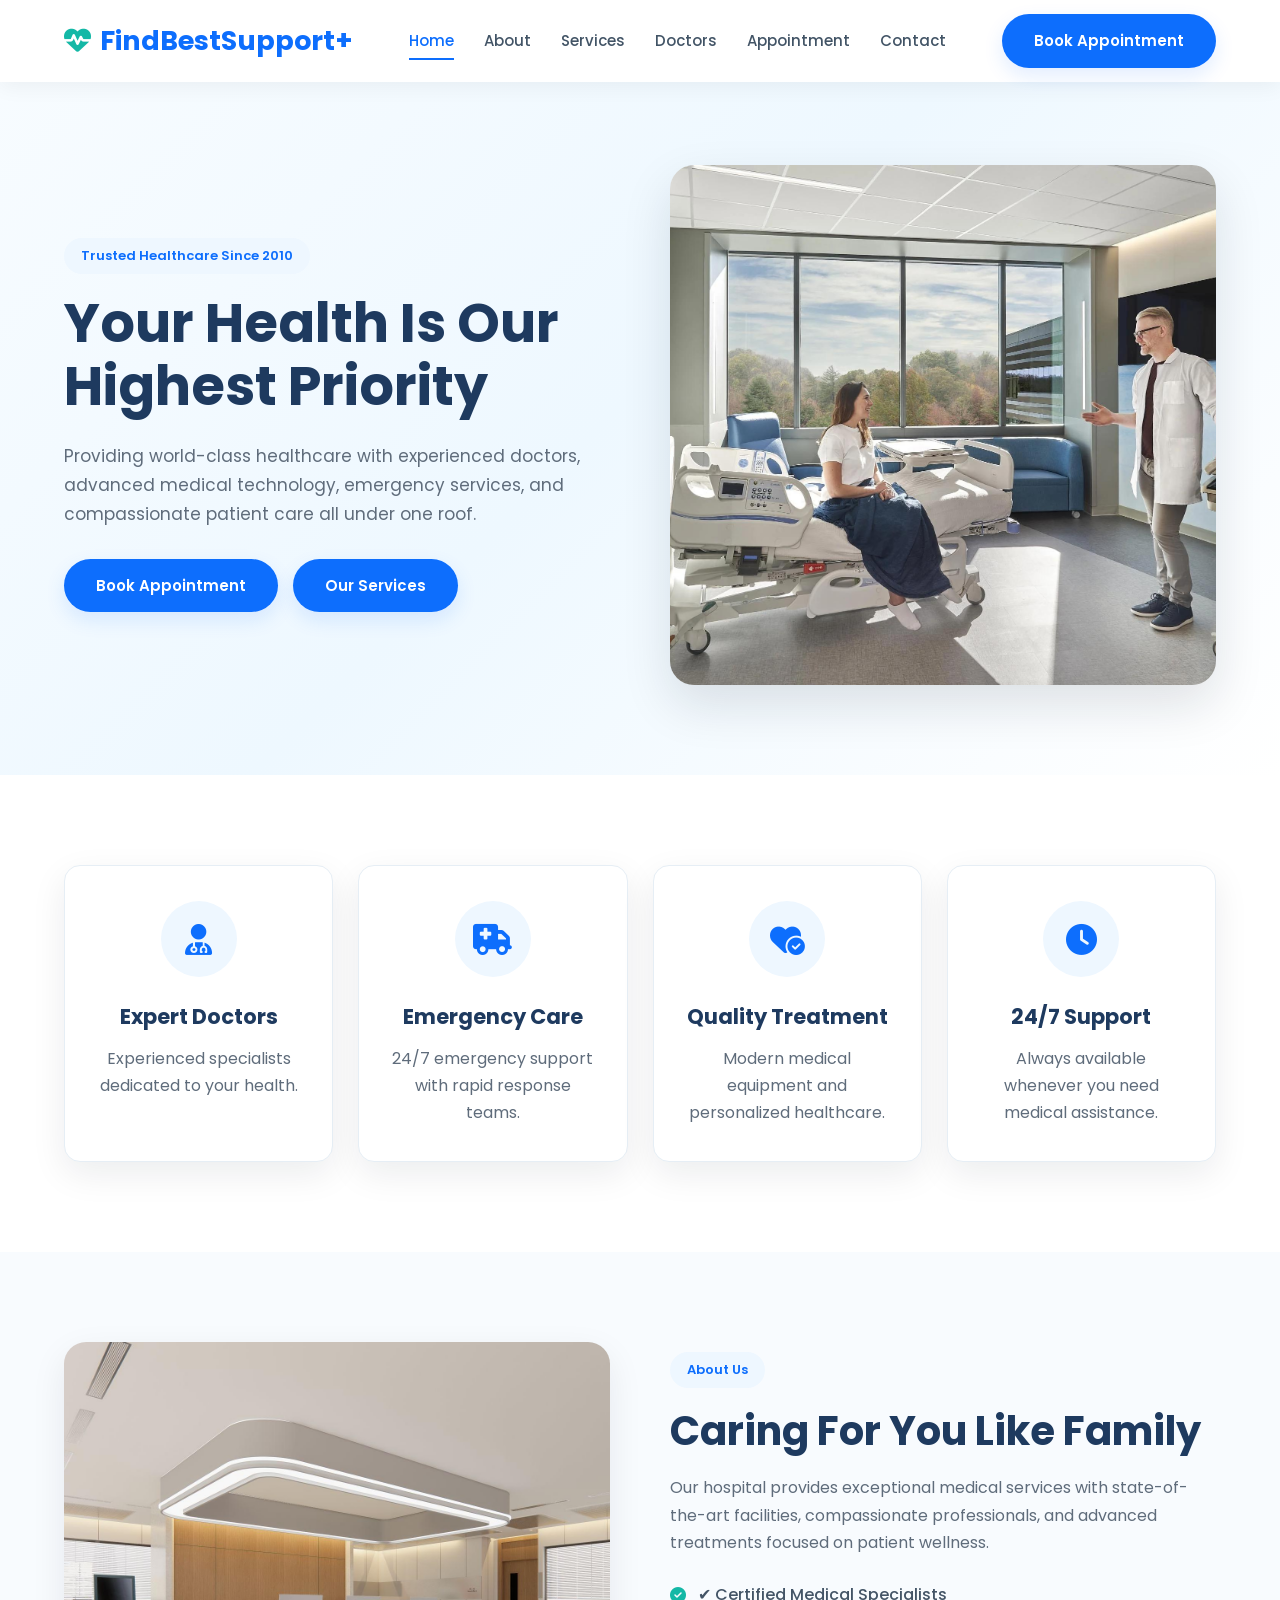
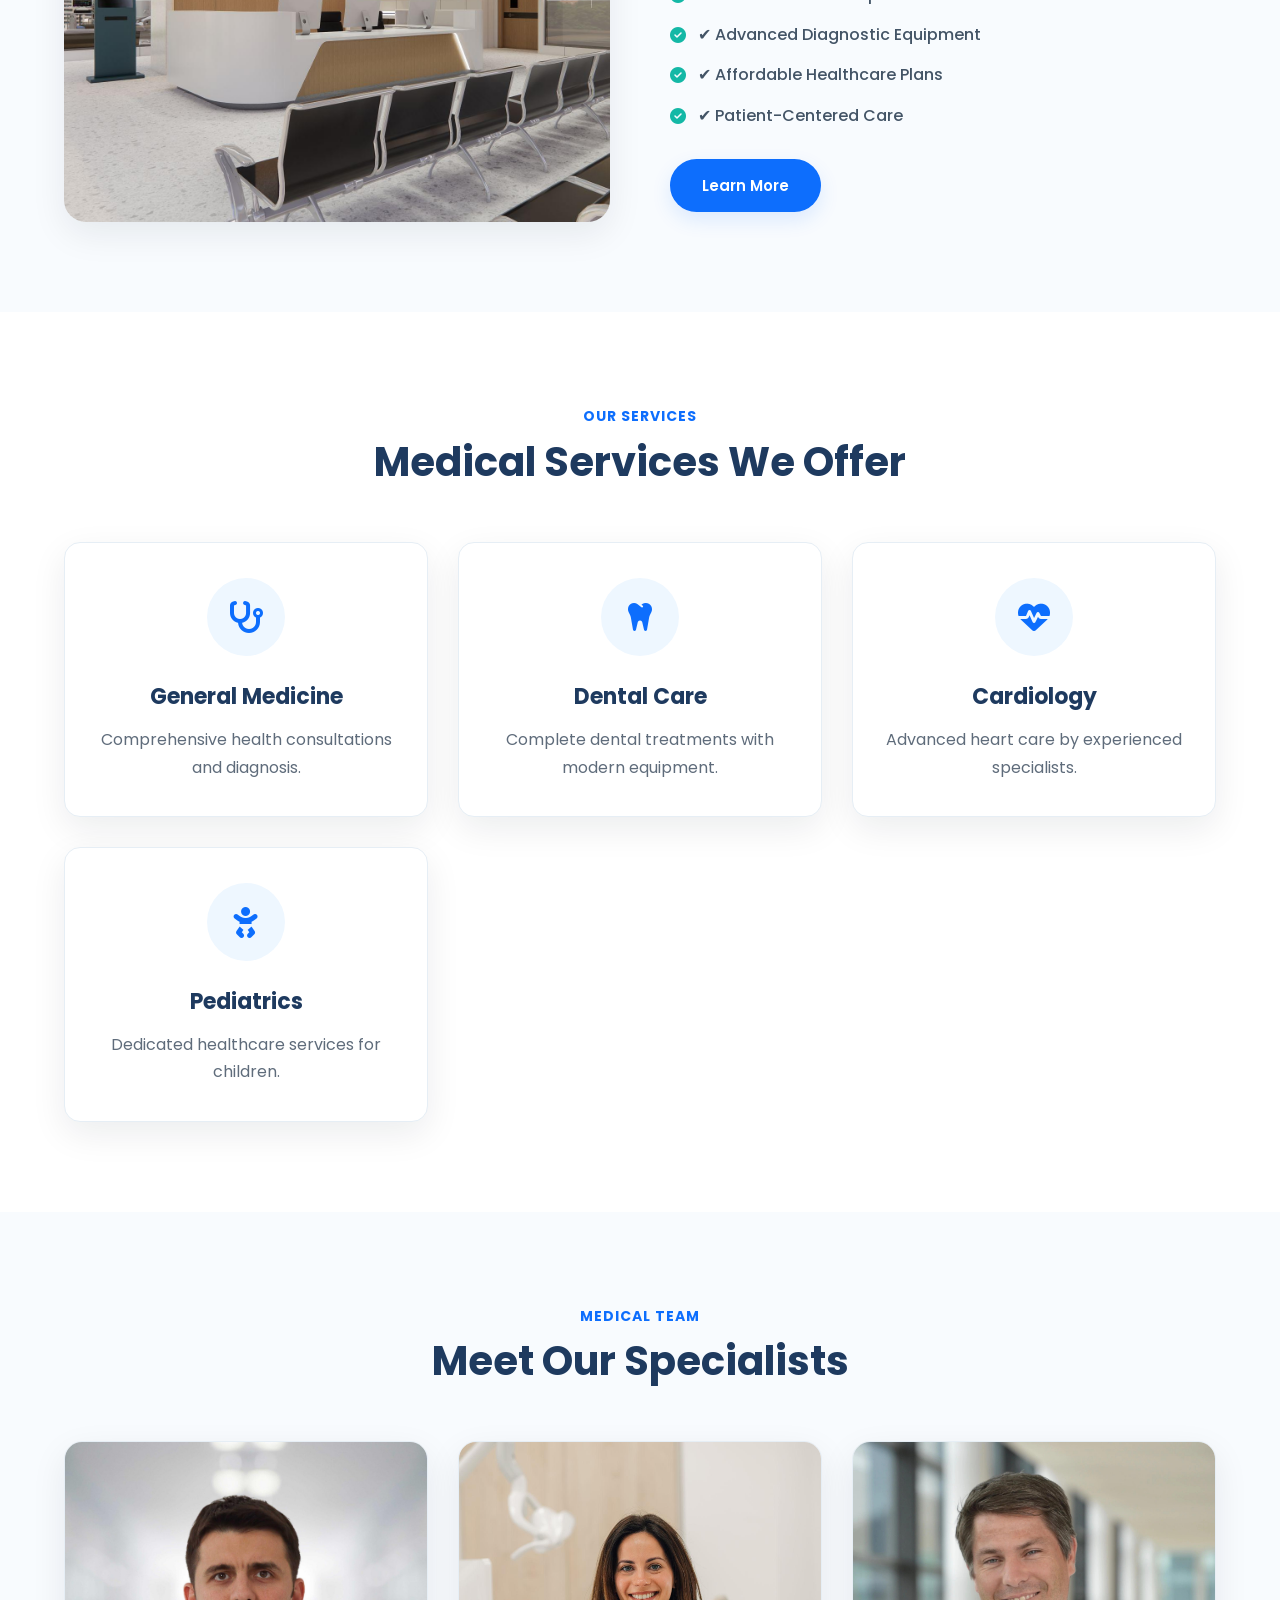
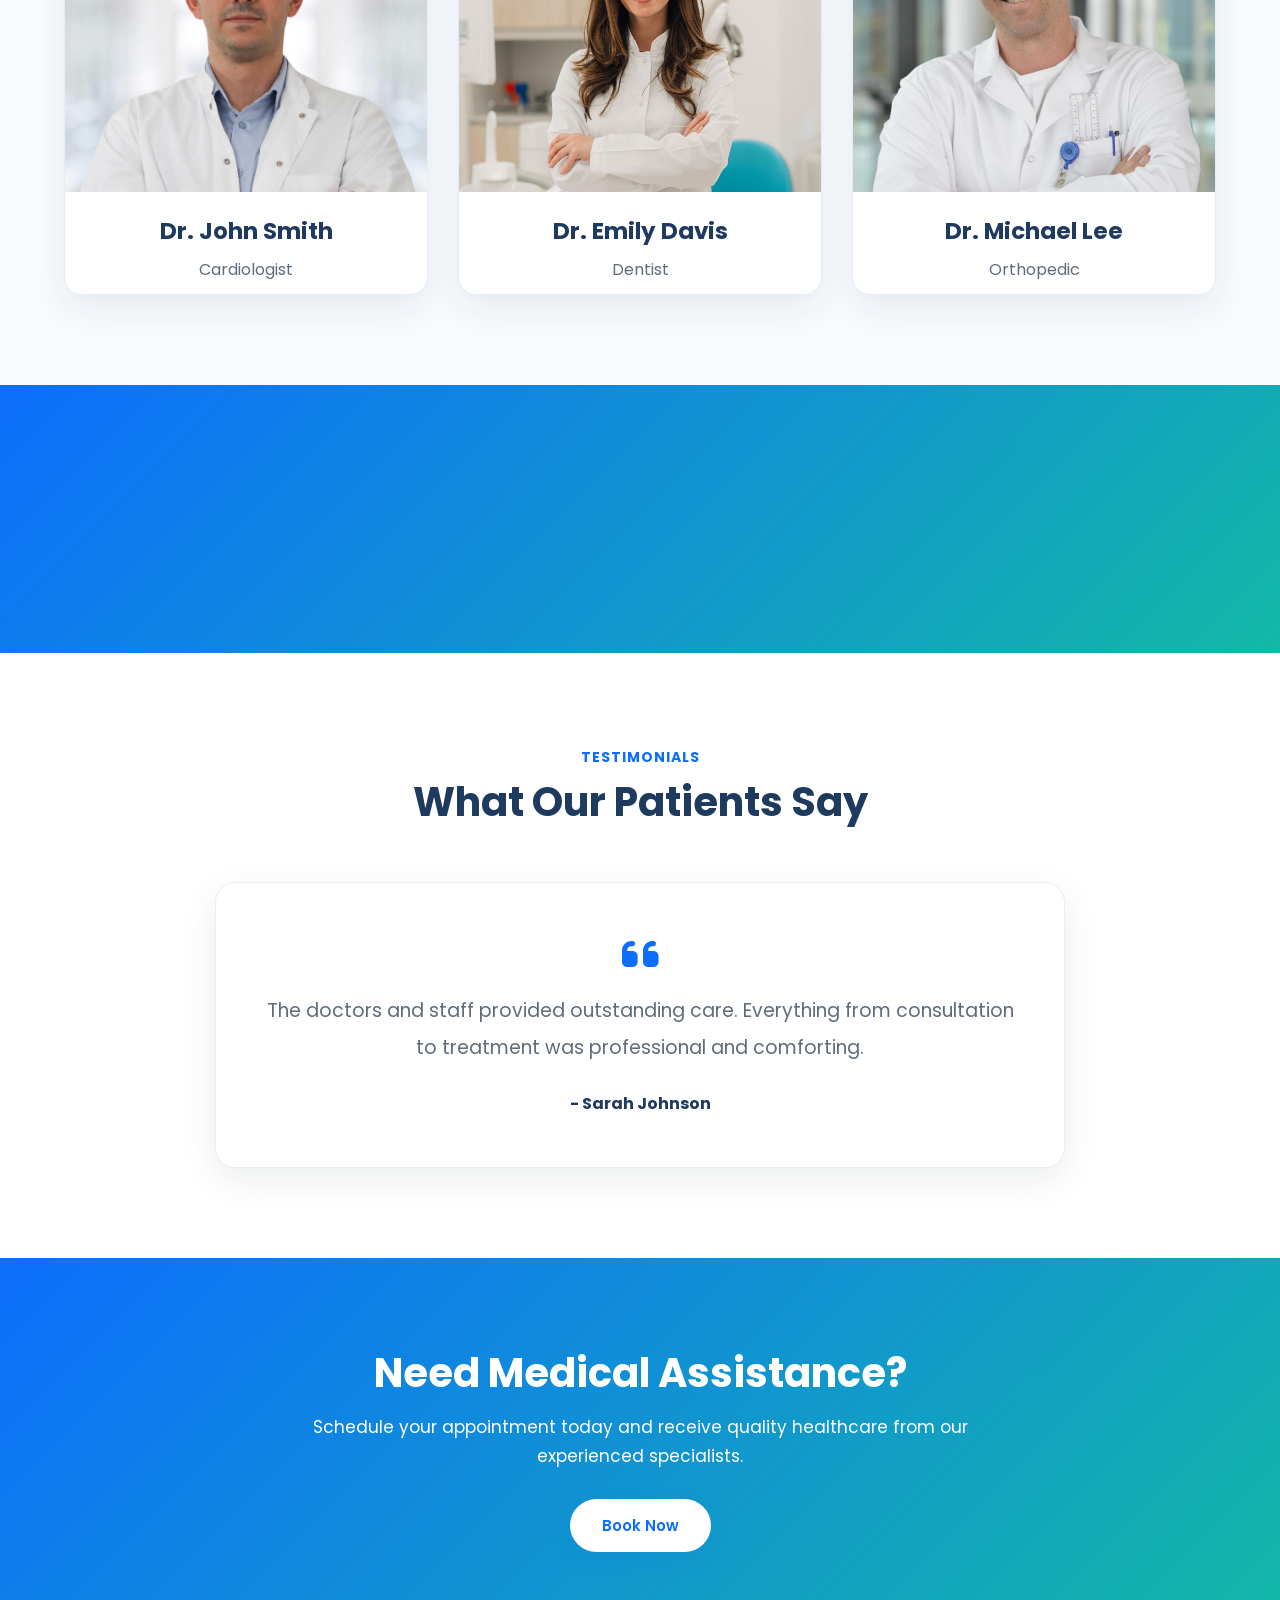
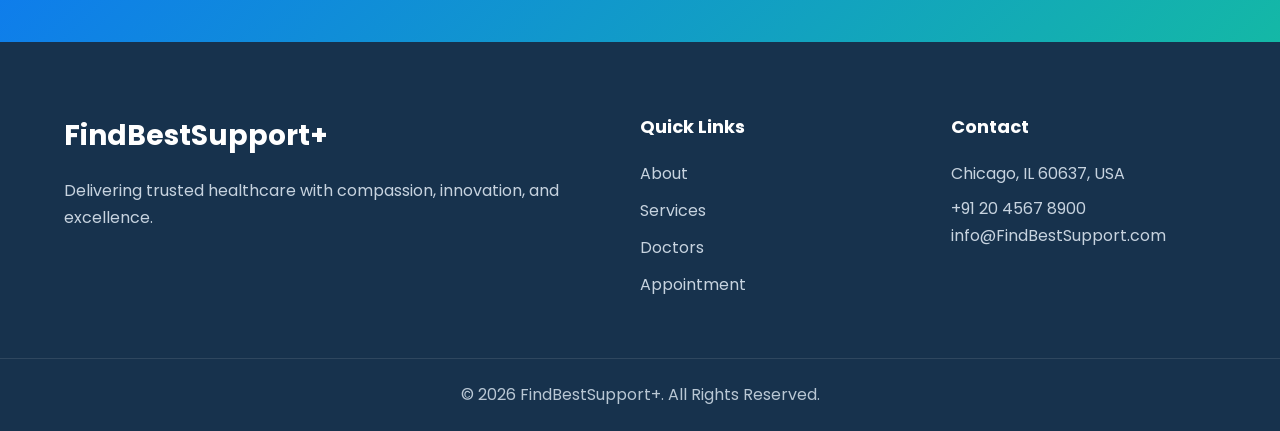
<file: index.html>
<!DOCTYPE html>
<html lang="en">
<head>
    <meta charset="UTF-8">
    <meta name="viewport" content="width=device-width, initial-scale=1.0">
    <title>HealthCare+ | Your Health, Our Priority</title>

    <!-- Google Fonts -->
    <link rel="preconnect" href="https://fonts.googleapis.com">
    <link rel="preconnect" href="https://fonts.gstatic.com" crossorigin>
    <link href="https://fonts.googleapis.com/css2?family=Poppins:wght@300;400;500;600;700&display=swap" rel="stylesheet">

    <!-- Font Awesome -->
    <link rel="stylesheet" href="https://cdnjs.cloudflare.com/ajax/libs/font-awesome/6.7.1/css/all.min.css">

    <link rel="stylesheet" href="/css/style.css">
</head>
<body>

<!-- ================= HEADER ================= -->

<header class="header">

    <div class="container">

        <a href="/" class="logo">
            <i class="fa-solid fa-heart-pulse"></i>
            FindBestSupport+
        </a>

        <nav class="navbar">

            <ul>

                <li><a href="/" class="active">Home</a></li>
                <li><a href="/about">About</a></li>
                <li><a href="/services">Services</a></li>
                <li><a href="/doctors">Doctors</a></li>
                <li><a href="/appointment">Appointment</a></li>
                <li><a href="/contact">Contact</a></li>

            </ul>

        </nav>

        <a href="/appointment" class="btn">Book Appointment</a>

        <div class="menu-btn">
            <i class="fas fa-bars"></i>
        </div>

    </div>

</header>

<!-- ================= HERO ================= -->

<section class="hero">

    <div class="container hero-grid">

        <div class="hero-content">

            <span class="tag">
                Trusted Healthcare Since 2010
            </span>

            <h1>
                Your Health Is Our Highest Priority
            </h1>

            <p>
                Providing world-class healthcare with experienced doctors,
                advanced medical technology, emergency services, and
                compassionate patient care all under one roof.
            </p>

            <div class="hero-buttons">

                <a href="/appointment" class="btn">
                    Book Appointment
                </a>

                <a href="/services" class="btn btn-outline">
                    Our Services
                </a>

            </div>

        </div>

        <div class="hero-image">

            <img src="/images/hero.jpg" alt="Healthcare">

        </div>

    </div>

</section>

<!-- ================= FEATURES ================= -->

<section class="features">

    <div class="container">

        <div class="feature-card">

            <i class="fa-solid fa-user-doctor"></i>

            <h3>Expert Doctors</h3>

            <p>
                Experienced specialists dedicated to your health.
            </p>

        </div>

        <div class="feature-card">

            <i class="fa-solid fa-truck-medical"></i>

            <h3>Emergency Care</h3>

            <p>
                24/7 emergency support with rapid response teams.
            </p>

        </div>

        <div class="feature-card">

            <i class="fa-solid fa-heart-circle-check"></i>

            <h3>Quality Treatment</h3>

            <p>
                Modern medical equipment and personalized healthcare.
            </p>

        </div>

        <div class="feature-card">

            <i class="fa-solid fa-clock"></i>

            <h3>24/7 Support</h3>

            <p>
                Always available whenever you need medical assistance.
            </p>

        </div>

    </div>

</section>

<!-- ================= ABOUT ================= -->

<section class="about-home">

    <div class="container about-grid">

        <div>

            <img src="/images/hospital.jpg" alt="Hospital">

        </div>

        <div>

            <span class="section-tag">
                About Us
            </span>

            <h2>
                Caring For You Like Family
            </h2>

            <p>
                Our hospital provides exceptional medical services with
                state-of-the-art facilities, compassionate professionals,
                and advanced treatments focused on patient wellness.
            </p>

            <ul class="check-list">

                <li>✔ Certified Medical Specialists</li>
                <li>✔ Advanced Diagnostic Equipment</li>
                <li>✔ Affordable Healthcare Plans</li>
                <li>✔ Patient-Centered Care</li>

            </ul>

            <a href="/about" class="btn">
                Learn More
            </a>

        </div>

    </div>

</section>

<!-- ================= SERVICES ================= -->

<section class="services-preview">

    <div class="container">

        <div class="section-title">

            <span>Our Services</span>

            <h2>Medical Services We Offer</h2>

        </div>

        <div class="service-grid">

            <div class="service-card">

                <i class="fa-solid fa-stethoscope"></i>

                <h3>General Medicine</h3>

                <p>
                    Comprehensive health consultations and diagnosis.
                </p>

            </div>

            <div class="service-card">

                <i class="fa-solid fa-tooth"></i>

                <h3>Dental Care</h3>

                <p>
                    Complete dental treatments with modern equipment.
                </p>

            </div>

            <div class="service-card">

                <i class="fa-solid fa-heart-pulse"></i>

                <h3>Cardiology</h3>

                <p>
                    Advanced heart care by experienced specialists.
                </p>

            </div>

            <div class="service-card">

                <i class="fa-solid fa-baby"></i>

                <h3>Pediatrics</h3>

                <p>
                    Dedicated healthcare services for children.
                </p>

            </div>

        </div>

    </div>

</section>

<!-- ================= DOCTORS ================= -->

<section class="doctor-preview">

    <div class="container">

        <div class="section-title">

            <span>Medical Team</span>

            <h2>Meet Our Specialists</h2>

        </div>

        <div class="doctor-grid">

            <div class="doctor-card">

                <img src="/images/doctor1.jpg" alt="Doctor">

                <h3>Dr. John Smith</h3>

                <p>Cardiologist</p>

            </div>

            <div class="doctor-card">

                <img src="/images/doctor2.jpg" alt="Doctor">

                <h3>Dr. Emily Davis</h3>

                <p>Dentist</p>

            </div>

            <div class="doctor-card">

                <img src="/images/doctor3.jpg" alt="Doctor">

                <h3>Dr. Michael Lee</h3>

                <p>Orthopedic</p>

            </div>

        </div>

    </div>

</section>

<!-- ================= COUNTER ================= -->

<section class="stats">

    <div class="container">

        <div class="stat-box">

            <h2>15+</h2>

            <p>Years Experience</p>

        </div>

        <div class="stat-box">

            <h2>80+</h2>

            <p>Doctors</p>

        </div>

        <div class="stat-box">

            <h2>50K+</h2>

            <p>Happy Patients</p>

        </div>

        <div class="stat-box">

            <h2>24/7</h2>

            <p>Emergency Care</p>

        </div>

    </div>

</section>

<!-- ================= TESTIMONIAL ================= -->

<section class="testimonial">

    <div class="container">

        <div class="section-title">

            <span>Testimonials</span>

            <h2>What Our Patients Say</h2>

        </div>

        <div class="testimonial-box">

            <i class="fas fa-quote-left"></i>

            <p>
                The doctors and staff provided outstanding care.
                Everything from consultation to treatment was
                professional and comforting.
            </p>

            <h4>- Sarah Johnson</h4>

        </div>

    </div>

</section>

<!-- ================= CTA ================= -->

<section class="cta">

    <div class="container">

        <h2>
            Need Medical Assistance?
        </h2>

        <p>
            Schedule your appointment today and receive quality healthcare from our experienced specialists.
        </p>

        <a href="/appointment" class="btn">
            Book Now
        </a>

    </div>

</section>

<!-- ================= FOOTER ================= -->

<footer>

    <div class="container footer-grid">

        <div>

            <h3>FindBestSupport+</h3>

            <p>
                Delivering trusted healthcare with compassion,
                innovation, and excellence.
            </p>

        </div>

        <div>

            <h4>Quick Links</h4>

            <ul>

                <li><a href="/about">About</a></li>

                <li><a href="/services">Services</a></li>

                <li><a href="/doctors">Doctors</a></li>

                <li><a href="/appointment">Appointment</a></li>

            </ul>

        </div>

        <div>

            <h4>Contact</h4>

            <p>Chicago, IL 60637, USA</p>
            <a href="tel:+912045678900">+91 20 4567 8900</a>
            <p>info@FindBestSupport.com</p>

        </div>

    </div>

    <div class="copyright">

        © 2026 FindBestSupport+. All Rights Reserved.

    </div>

</footer>

<script src="/js/script.js"></script>

</body>
</html>
</file>
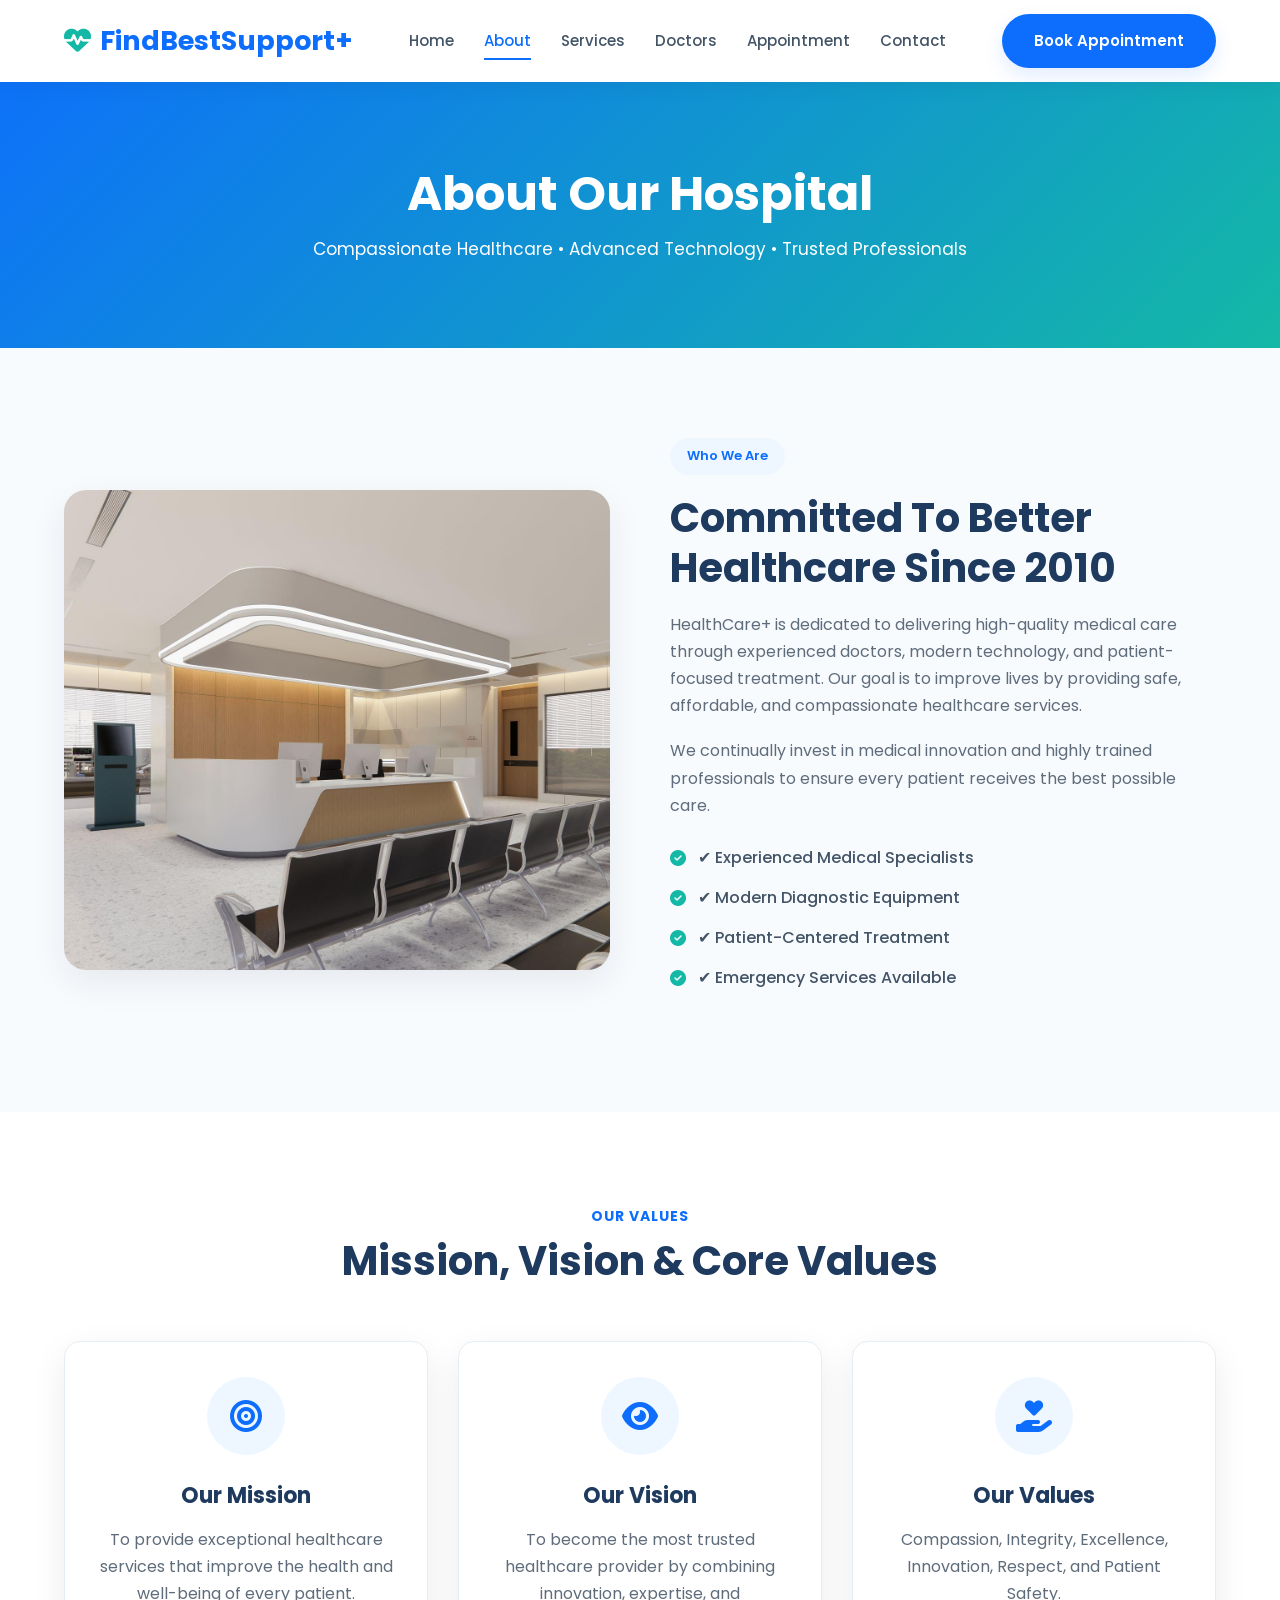
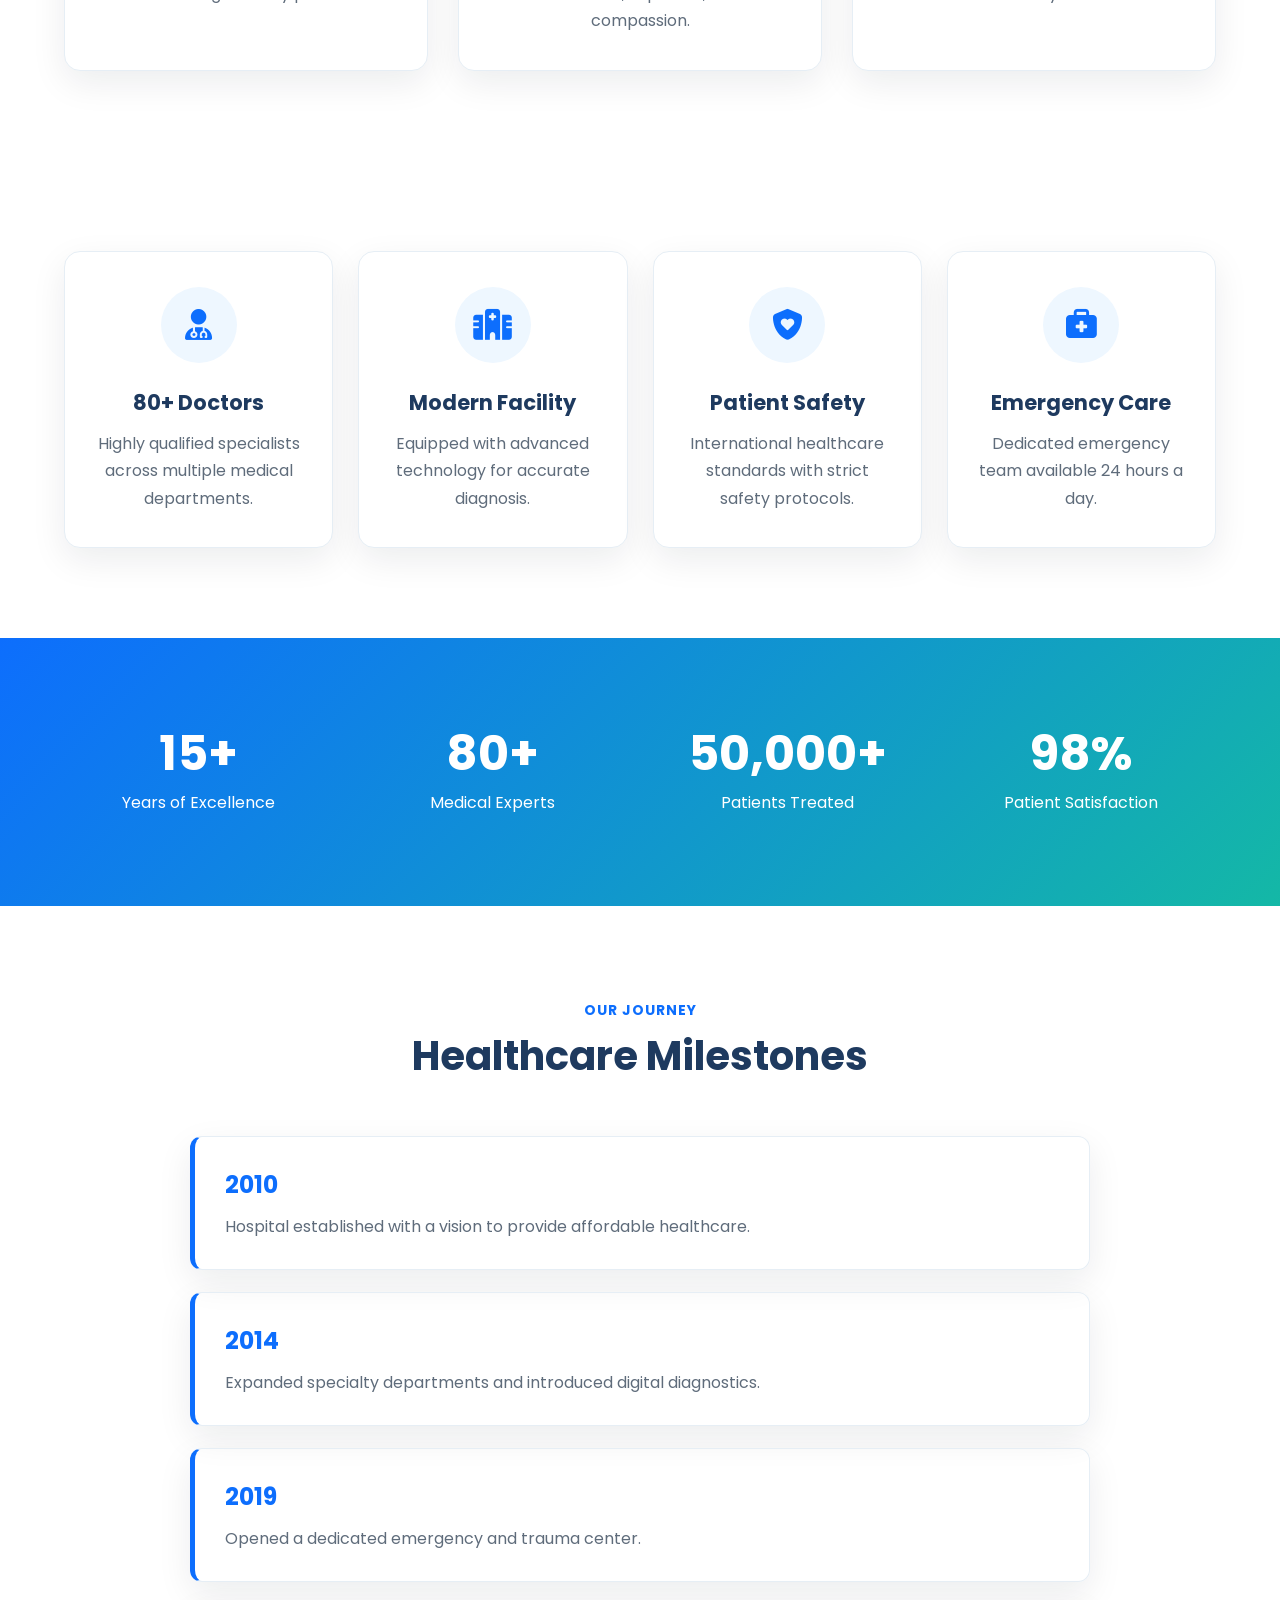
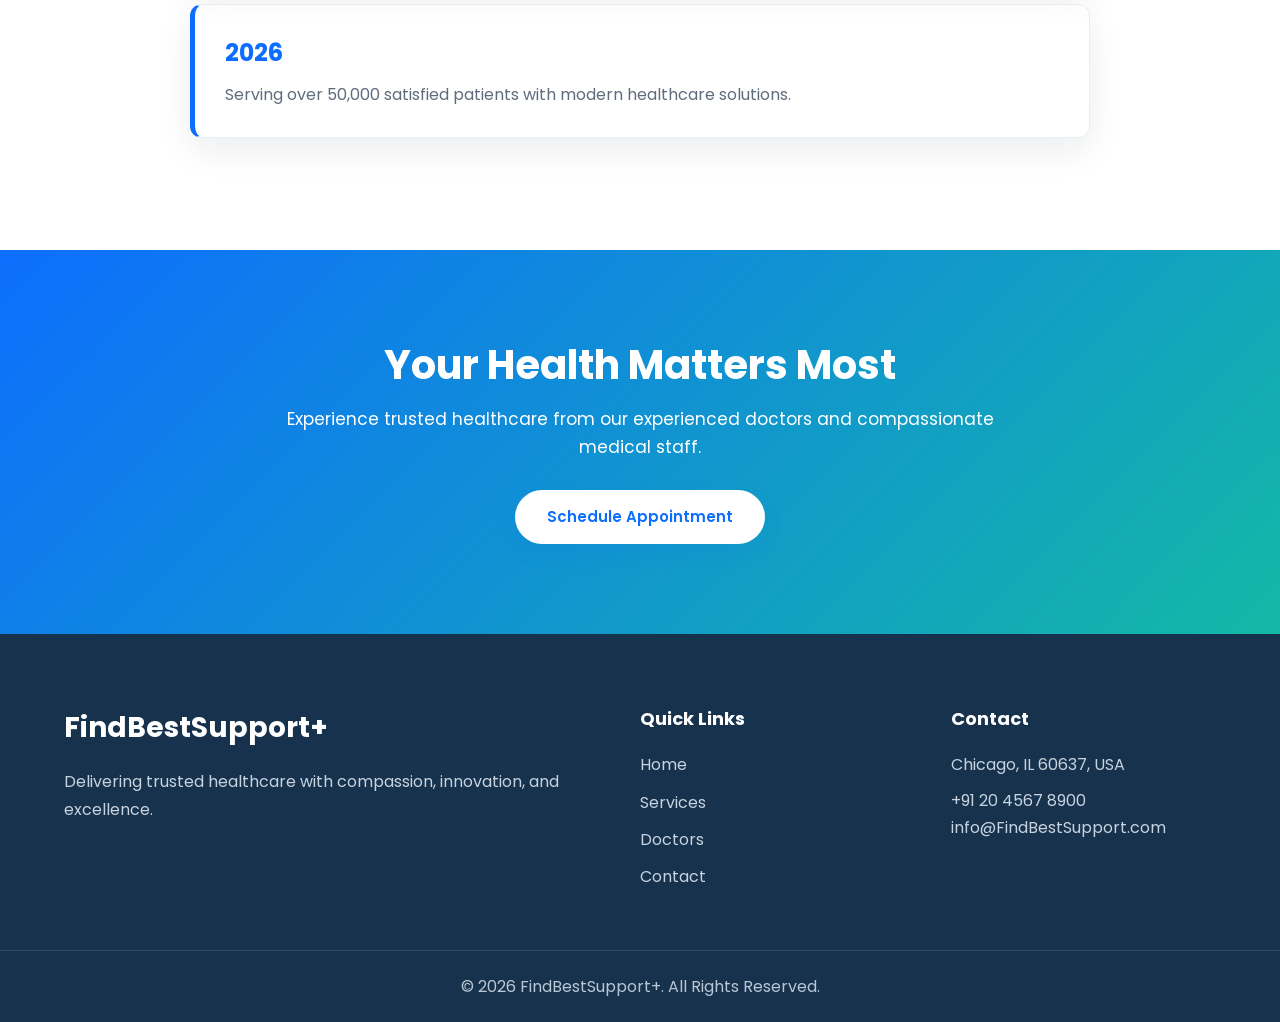
<file: about.html>
<!DOCTYPE html>
<html lang="en">
<head>
    <meta charset="UTF-8">
    <meta name="viewport" content="width=device-width, initial-scale=1.0">
    <title>About Us | HealthCare+</title>

    <!-- Google Fonts -->
    <link rel="preconnect" href="https://fonts.googleapis.com">
    <link rel="preconnect" href="https://fonts.gstatic.com" crossorigin>
    <link href="https://fonts.googleapis.com/css2?family=Poppins:wght@300;400;500;600;700&display=swap" rel="stylesheet">

    <!-- Font Awesome -->
    <link rel="stylesheet" href="https://cdnjs.cloudflare.com/ajax/libs/font-awesome/6.7.1/css/all.min.css">

    <link rel="stylesheet" href="/css/style.css">
</head>
<body>

<!-- ================= HEADER ================= -->

<header class="header">

    <div class="container">

        <a href="/" class="logo">
            <i class="fa-solid fa-heart-pulse"></i>
            FindBestSupport+
        </a>

        <nav class="navbar">
            <ul>
                <li><a href="/">Home</a></li>
                <li><a href="/about" class="active">About</a></li>
                <li><a href="/services">Services</a></li>
                <li><a href="/doctors">Doctors</a></li>
                <li><a href="/appointment">Appointment</a></li>
                <li><a href="/contact">Contact</a></li>
            </ul>
        </nav>

        <a href="/appointment" class="btn">Book Appointment</a>

        <div class="menu-btn">
            <i class="fas fa-bars"></i>
        </div>

    </div>

</header>

<!-- ================= PAGE HEADER ================= -->

<section class="page-header">

    <div class="container">

        <h1>About Our Hospital</h1>

        <p>
            Compassionate Healthcare • Advanced Technology • Trusted Professionals
        </p>

    </div>

</section>

<!-- ================= ABOUT ================= -->

<section class="about-home">

    <div class="container about-grid">

        <div>

            <img src="/images/hospital.jpg" alt="Hospital">

        </div>

        <div>

            <span class="section-tag">Who We Are</span>

            <h2>Committed To Better Healthcare Since 2010</h2>

            <p>
                HealthCare+ is dedicated to delivering high-quality medical care
                through experienced doctors, modern technology, and patient-focused
                treatment. Our goal is to improve lives by providing safe,
                affordable, and compassionate healthcare services.
            </p>

            <p>
                We continually invest in medical innovation and highly trained
                professionals to ensure every patient receives the best possible care.
            </p>

            <ul class="check-list">
                <li>✔ Experienced Medical Specialists</li>
                <li>✔ Modern Diagnostic Equipment</li>
                <li>✔ Patient-Centered Treatment</li>
                <li>✔ Emergency Services Available</li>
            </ul>

        </div>

    </div>

</section>

<!-- ================= MISSION ================= -->

<section class="mission">

    <div class="container">

        <div class="section-title">
            <span>Our Values</span>
            <h2>Mission, Vision & Core Values</h2>
        </div>

        <div class="service-grid">

            <div class="service-card">

                <i class="fa-solid fa-bullseye"></i>

                <h3>Our Mission</h3>

                <p>
                    To provide exceptional healthcare services that improve the
                    health and well-being of every patient.
                </p>

            </div>

            <div class="service-card">

                <i class="fa-solid fa-eye"></i>

                <h3>Our Vision</h3>

                <p>
                    To become the most trusted healthcare provider by combining
                    innovation, expertise, and compassion.
                </p>

            </div>

            <div class="service-card">

                <i class="fa-solid fa-hand-holding-heart"></i>

                <h3>Our Values</h3>

                <p>
                    Compassion, Integrity, Excellence, Innovation, Respect, and
                    Patient Safety.
                </p>

            </div>

        </div>

    </div>

</section>

<!-- ================= WHY CHOOSE US ================= -->

<section class="features">

    <div class="container">

        <div class="feature-card">

            <i class="fa-solid fa-user-doctor"></i>

            <h3>80+ Doctors</h3>

            <p>
                Highly qualified specialists across multiple medical departments.
            </p>

        </div>

        <div class="feature-card">

            <i class="fa-solid fa-hospital"></i>

            <h3>Modern Facility</h3>

            <p>
                Equipped with advanced technology for accurate diagnosis.
            </p>

        </div>

        <div class="feature-card">

            <i class="fa-solid fa-shield-heart"></i>

            <h3>Patient Safety</h3>

            <p>
                International healthcare standards with strict safety protocols.
            </p>

        </div>

        <div class="feature-card">

            <i class="fa-solid fa-briefcase-medical"></i>

            <h3>Emergency Care</h3>

            <p>
                Dedicated emergency team available 24 hours a day.
            </p>

        </div>

    </div>

</section>

<!-- ================= STATISTICS ================= -->

<section class="stats">

    <div class="container">

        <div class="stat-box">
            <h2>15+</h2>
            <p>Years of Excellence</p>
        </div>

        <div class="stat-box">
            <h2>80+</h2>
            <p>Medical Experts</p>
        </div>

        <div class="stat-box">
            <h2>50,000+</h2>
            <p>Patients Treated</p>
        </div>

        <div class="stat-box">
            <h2>98%</h2>
            <p>Patient Satisfaction</p>
        </div>

    </div>

</section>

<!-- ================= TIMELINE ================= -->

<section class="timeline">

    <div class="container">

        <div class="section-title">
            <span>Our Journey</span>
            <h2>Healthcare Milestones</h2>
        </div>

        <div class="timeline-box">

            <div class="timeline-item">
                <h3>2010</h3>
                <p>Hospital established with a vision to provide affordable healthcare.</p>
            </div>

            <div class="timeline-item">
                <h3>2014</h3>
                <p>Expanded specialty departments and introduced digital diagnostics.</p>
            </div>

            <div class="timeline-item">
                <h3>2019</h3>
                <p>Opened a dedicated emergency and trauma center.</p>
            </div>

            <div class="timeline-item">
                <h3>2026</h3>
                <p>Serving over 50,000 satisfied patients with modern healthcare solutions.</p>
            </div>

        </div>

    </div>

</section>

<!-- ================= CTA ================= -->

<section class="cta">

    <div class="container">

        <h2>Your Health Matters Most</h2>

        <p>
            Experience trusted healthcare from our experienced doctors and
            compassionate medical staff.
        </p>

        <a href="/appointment" class="btn">
            Schedule Appointment
        </a>

    </div>

</section>

<!-- ================= FOOTER ================= -->

<footer>

    <div class="container footer-grid">

        <div>

            <h3>FindBestSupport+</h3>

            <p>
                Delivering trusted healthcare with compassion, innovation,
                and excellence.
            </p>

        </div>

        <div>

            <h4>Quick Links</h4>

            <ul>

                <li><a href="/">Home</a></li>
                <li><a href="/services">Services</a></li>
                <li><a href="/doctors">Doctors</a></li>
                <li><a href="/contact">Contact</a></li>

            </ul>

        </div>

        <div>

            <h4>Contact</h4>

            <p>Chicago, IL 60637, USA</p>
            <a href="tel:+912045678900">+91 20 4567 8900</a>
            <p>info@FindBestSupport.com</p>

        </div>

    </div>

    <div class="copyright">
        © 2026 FindBestSupport+. All Rights Reserved.
    </div>

</footer>

<script src="/js/script.js"></script>

</body>
</html>
</file>
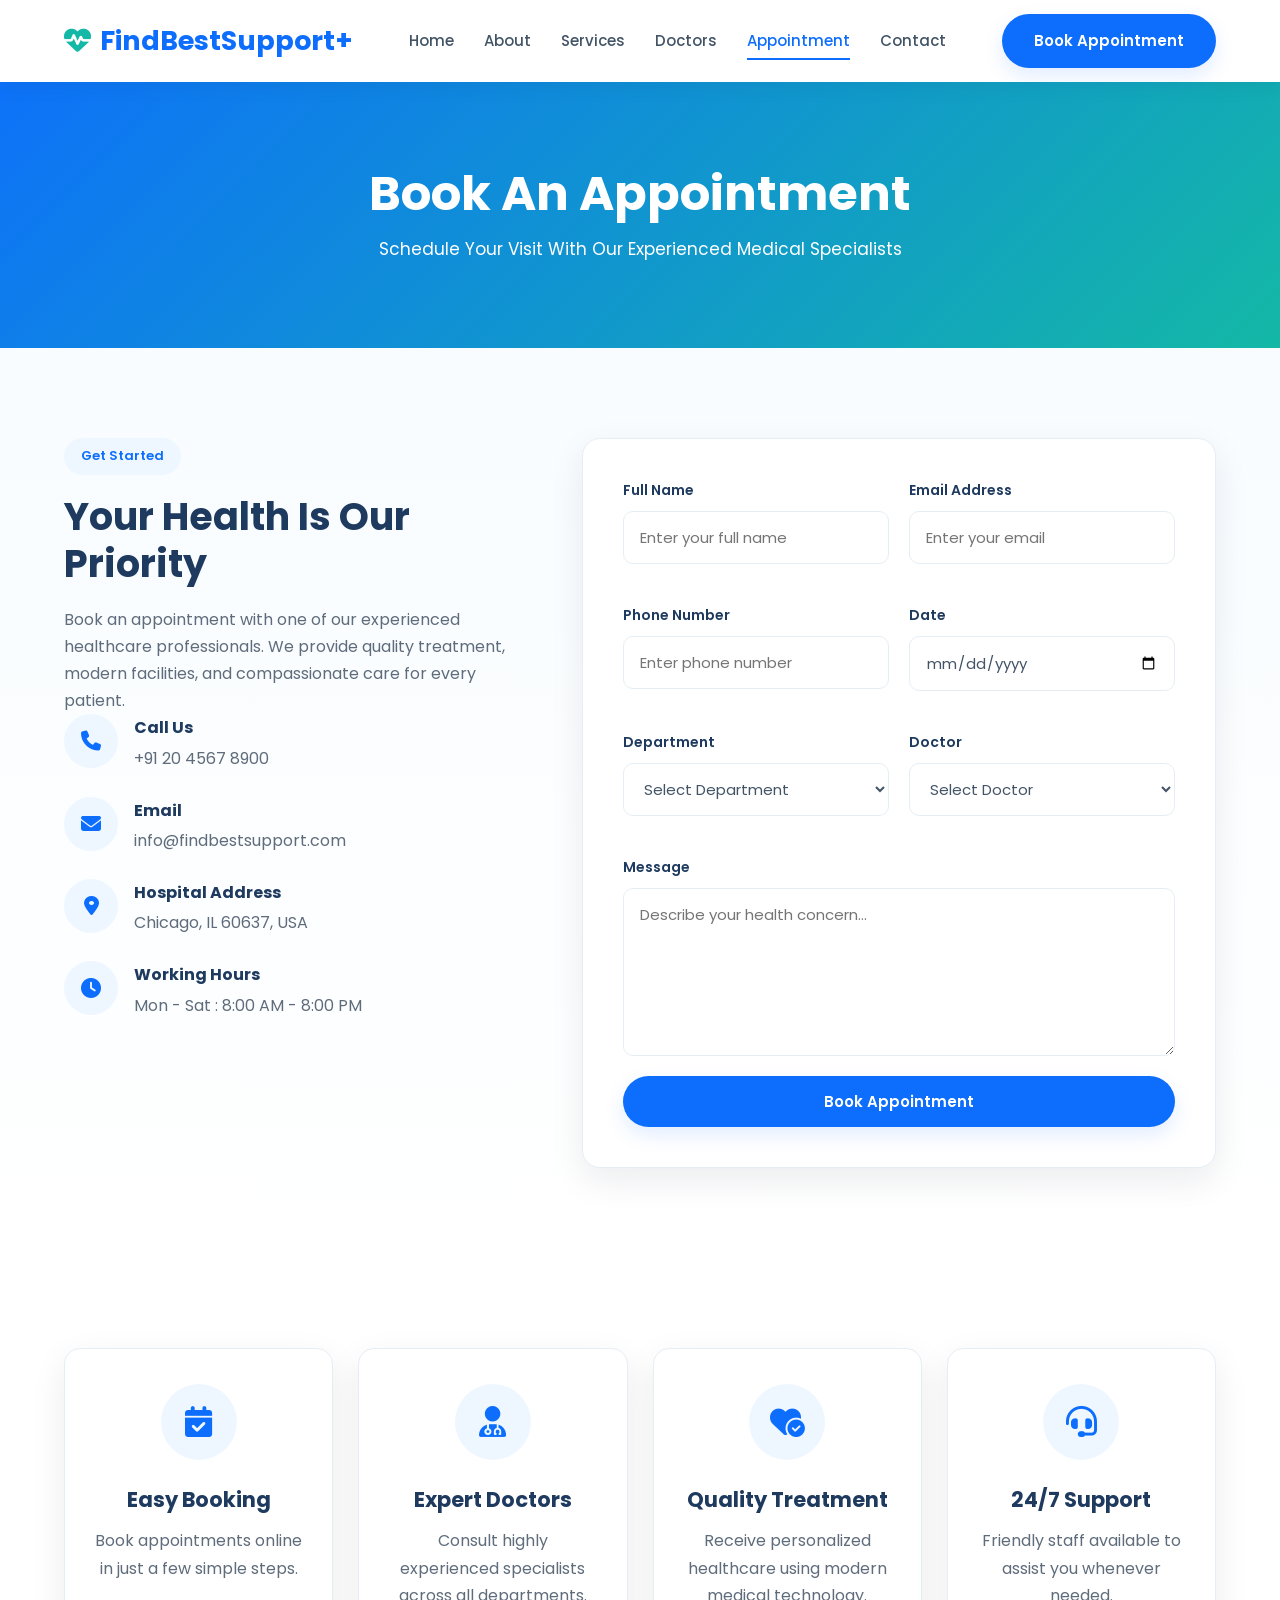
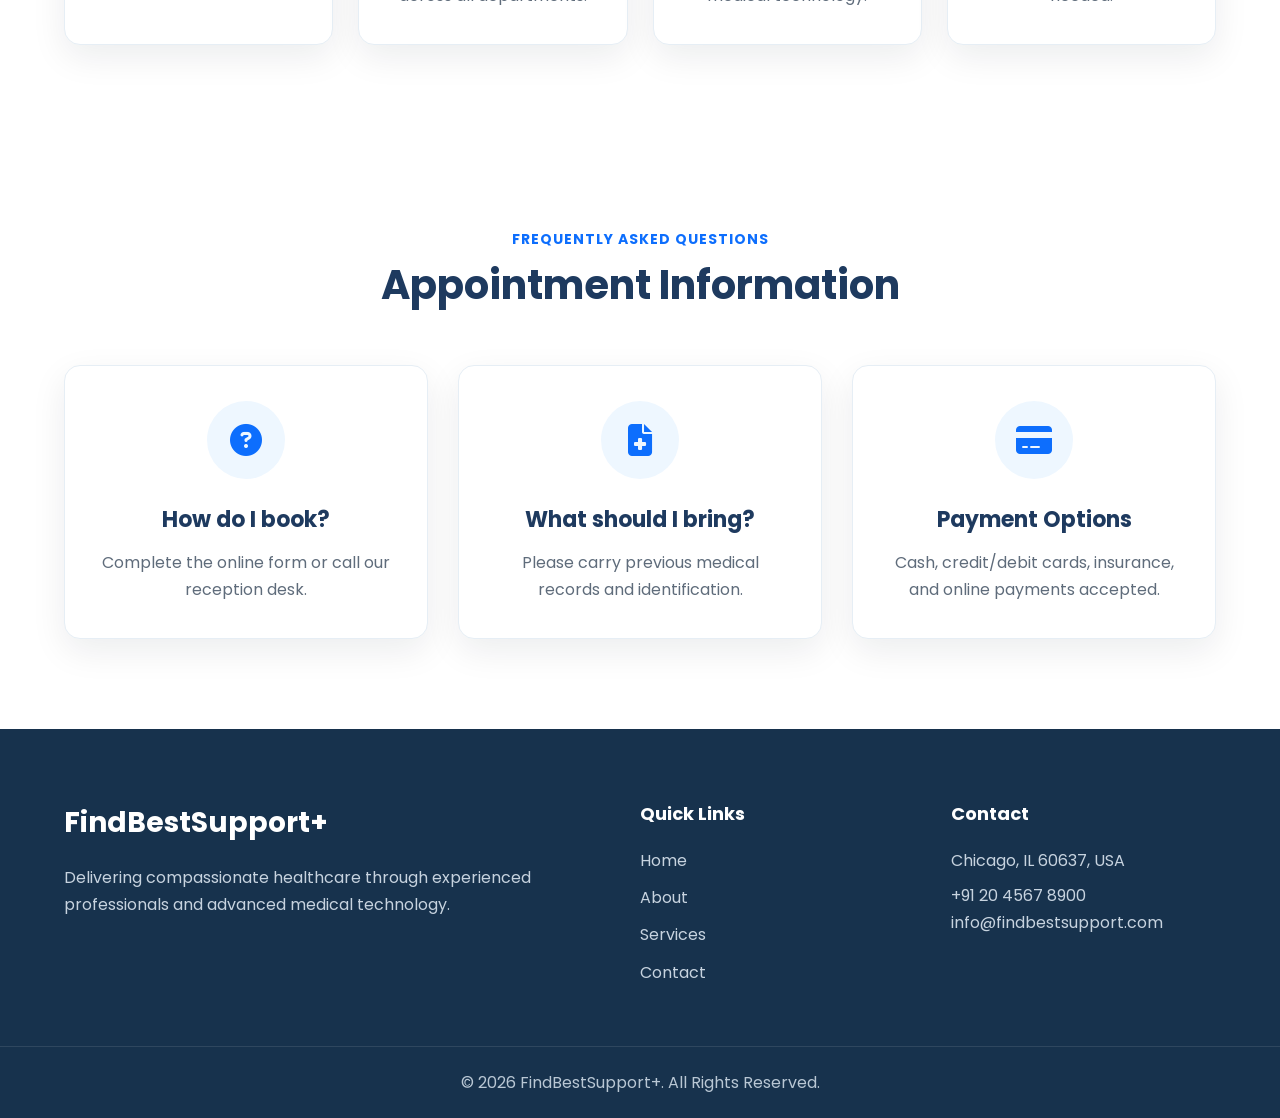
<file: appointment.html>
<!DOCTYPE html>
<html lang="en">
<head>
    <meta charset="UTF-8">
    <meta name="viewport" content="width=device-width, initial-scale=1.0">
    <title>Book Appointment | FindBestSupport+</title>

    <!-- Google Fonts -->
    <link rel="preconnect" href="https://fonts.googleapis.com">
    <link rel="preconnect" href="https://fonts.gstatic.com" crossorigin>
    <link href="https://fonts.googleapis.com/css2?family=Poppins:wght@300;400;500;600;700&display=swap" rel="stylesheet">

    <!-- Font Awesome -->
    <link rel="stylesheet" href="https://cdnjs.cloudflare.com/ajax/libs/font-awesome/6.7.1/css/all.min.css">

    <link rel="stylesheet" href="/css/style.css">
</head>
<body>

<!-- ================= HEADER ================= -->

<header class="header">

    <div class="container">

        <a href="/" class="logo">
            <i class="fa-solid fa-heart-pulse"></i>
            FindBestSupport+
        </a>

        <nav class="navbar">
            <ul>
                <li><a href="/">Home</a></li>
                <li><a href="/about">About</a></li>
                <li><a href="/services">Services</a></li>
                <li><a href="/doctors">Doctors</a></li>
                <li><a href="/appointment" class="active">Appointment</a></li>
                <li><a href="/contact">Contact</a></li>
            </ul>
        </nav>

        <a href="/appointment" class="btn">Book Appointment</a>

        <div class="menu-btn">
            <i class="fas fa-bars"></i>
        </div>

    </div>

</header>

<!-- ================= PAGE HEADER ================= -->

<section class="page-header">

    <div class="container">

        <h1>Book An Appointment</h1>

        <p>
            Schedule Your Visit With Our Experienced Medical Specialists
        </p>

    </div>

</section>

<!-- ================= APPOINTMENT ================= -->

<section class="appointment-section">

    <div class="container appointment-grid">

        <!-- Left Side -->

        <div class="appointment-info">

            <span class="section-tag">Get Started</span>

            <h2>Your Health Is Our Priority</h2>

            <p>
                Book an appointment with one of our experienced healthcare
                professionals. We provide quality treatment, modern facilities,
                and compassionate care for every patient.
            </p>

            <div class="info-box">
                <i class="fa-solid fa-phone"></i>
                <div>
                    <h4>Call Us</h4>
                    <a href="tel:+912045678900">+91 20 4567 8900</a>
                </div>
            </div>

            <div class="info-box">
                <i class="fa-solid fa-envelope"></i>
                <div>
                    <h4>Email</h4>
                    <p>info@findbestsupport.com</p>
                </div>
            </div>

            <div class="info-box">
                <i class="fa-solid fa-location-dot"></i>
                <div>
                    <h4>Hospital Address</h4>
                    <p>Chicago, IL 60637, USA</p>
                </div>
            </div>

            <div class="info-box">
                <i class="fa-solid fa-clock"></i>
                <div>
                    <h4>Working Hours</h4>
                    <p>Mon - Sat : 8:00 AM - 8:00 PM</p>
                </div>
            </div>

        </div>

        <!-- Right Side -->

        <div class="appointment-form">

            <form>

                <div class="form-row">

                    <div class="form-group">
                        <label>Full Name</label>
                        <input type="text" placeholder="Enter your full name" required>
                    </div>

                    <div class="form-group">
                        <label>Email Address</label>
                        <input type="email" placeholder="Enter your email" required>
                    </div>

                </div>

                <div class="form-row">

                    <div class="form-group">
                        <label>Phone Number</label>
                        <input type="tel" placeholder="Enter phone number" required>
                    </div>

                    <div class="form-group">
                        <label>Date</label>
                        <input type="date" required>
                    </div>

                </div>

                <div class="form-row">

                    <div class="form-group">
                        <label>Department</label>

                        <select required>
                            <option>Select Department</option>
                            <option>General Medicine</option>
                            <option>Cardiology</option>
                            <option>Dental Care</option>
                            <option>Pediatrics</option>
                            <option>Orthopedics</option>
                            <option>Neurology</option>
                            <option>Dermatology</option>
                        </select>

                    </div>

                    <div class="form-group">
                        <label>Doctor</label>

                        <select required>
                            <option>Select Doctor</option>
                            <option>Dr. John Smith</option>
                            <option>Dr. Emily Davis</option>
                            <option>Dr. Michael Lee</option>
                            <option>Dr. Sarah Wilson</option>
                            <option>Dr. Robert Brown</option>
                            <option>Dr. Jennifer Clark</option>
                        </select>

                    </div>

                </div>

                <div class="form-group">

                    <label>Message</label>

                    <textarea rows="6" placeholder="Describe your health concern..."></textarea>

                </div>

                <button type="submit" class="btn">
                    Book Appointment
                </button>

            </form>

        </div>

    </div>

</section>

<!-- ================= WHY BOOK WITH US ================= -->

<section class="features">

    <div class="container">

        <div class="feature-card">
            <i class="fa-solid fa-calendar-check"></i>
            <h3>Easy Booking</h3>
            <p>Book appointments online in just a few simple steps.</p>
        </div>

        <div class="feature-card">
            <i class="fa-solid fa-user-doctor"></i>
            <h3>Expert Doctors</h3>
            <p>Consult highly experienced specialists across all departments.</p>
        </div>

        <div class="feature-card">
            <i class="fa-solid fa-heart-circle-check"></i>
            <h3>Quality Treatment</h3>
            <p>Receive personalized healthcare using modern medical technology.</p>
        </div>

        <div class="feature-card">
            <i class="fa-solid fa-headset"></i>
            <h3>24/7 Support</h3>
            <p>Friendly staff available to assist you whenever needed.</p>
        </div>

    </div>

</section>

<!-- ================= FAQ ================= -->

<section class="services-preview">

    <div class="container">

        <div class="section-title">

            <span>Frequently Asked Questions</span>

            <h2>Appointment Information</h2>

        </div>

        <div class="service-grid">

            <div class="service-card">
                <i class="fa-solid fa-circle-question"></i>
                <h3>How do I book?</h3>
                <p>Complete the online form or call our reception desk.</p>
            </div>

            <div class="service-card">
                <i class="fa-solid fa-file-medical"></i>
                <h3>What should I bring?</h3>
                <p>Please carry previous medical records and identification.</p>
            </div>

            <div class="service-card">
                <i class="fa-solid fa-credit-card"></i>
                <h3>Payment Options</h3>
                <p>Cash, credit/debit cards, insurance, and online payments accepted.</p>
            </div>

        </div>

    </div>

</section>

<!-- ================= FOOTER ================= -->

<footer>

    <div class="container footer-grid">

        <div>

            <h3>FindBestSupport+</h3>

            <p>
                Delivering compassionate healthcare through experienced
                professionals and advanced medical technology.
            </p>

        </div>

        <div>

            <h4>Quick Links</h4>

            <ul>
                <li><a href="/">Home</a></li>
                <li><a href="/about">About</a></li>
                <li><a href="/services">Services</a></li>
                <li><a href="/contact">Contact</a></li>
            </ul>

        </div>

        <div>

            <h4>Contact</h4>

            <p> Chicago, IL 60637, USA<br></p>
            <a href="tel:+912045678900">+91 20 4567 8900</a>
            <p>info@findbestsupport.com</p>

        </div>

    </div>

    <div class="copyright">
        © 2026 FindBestSupport+. All Rights Reserved.
    </div>

</footer>

<script src="/js/script.js"></script>

</body>
</html>
</file>
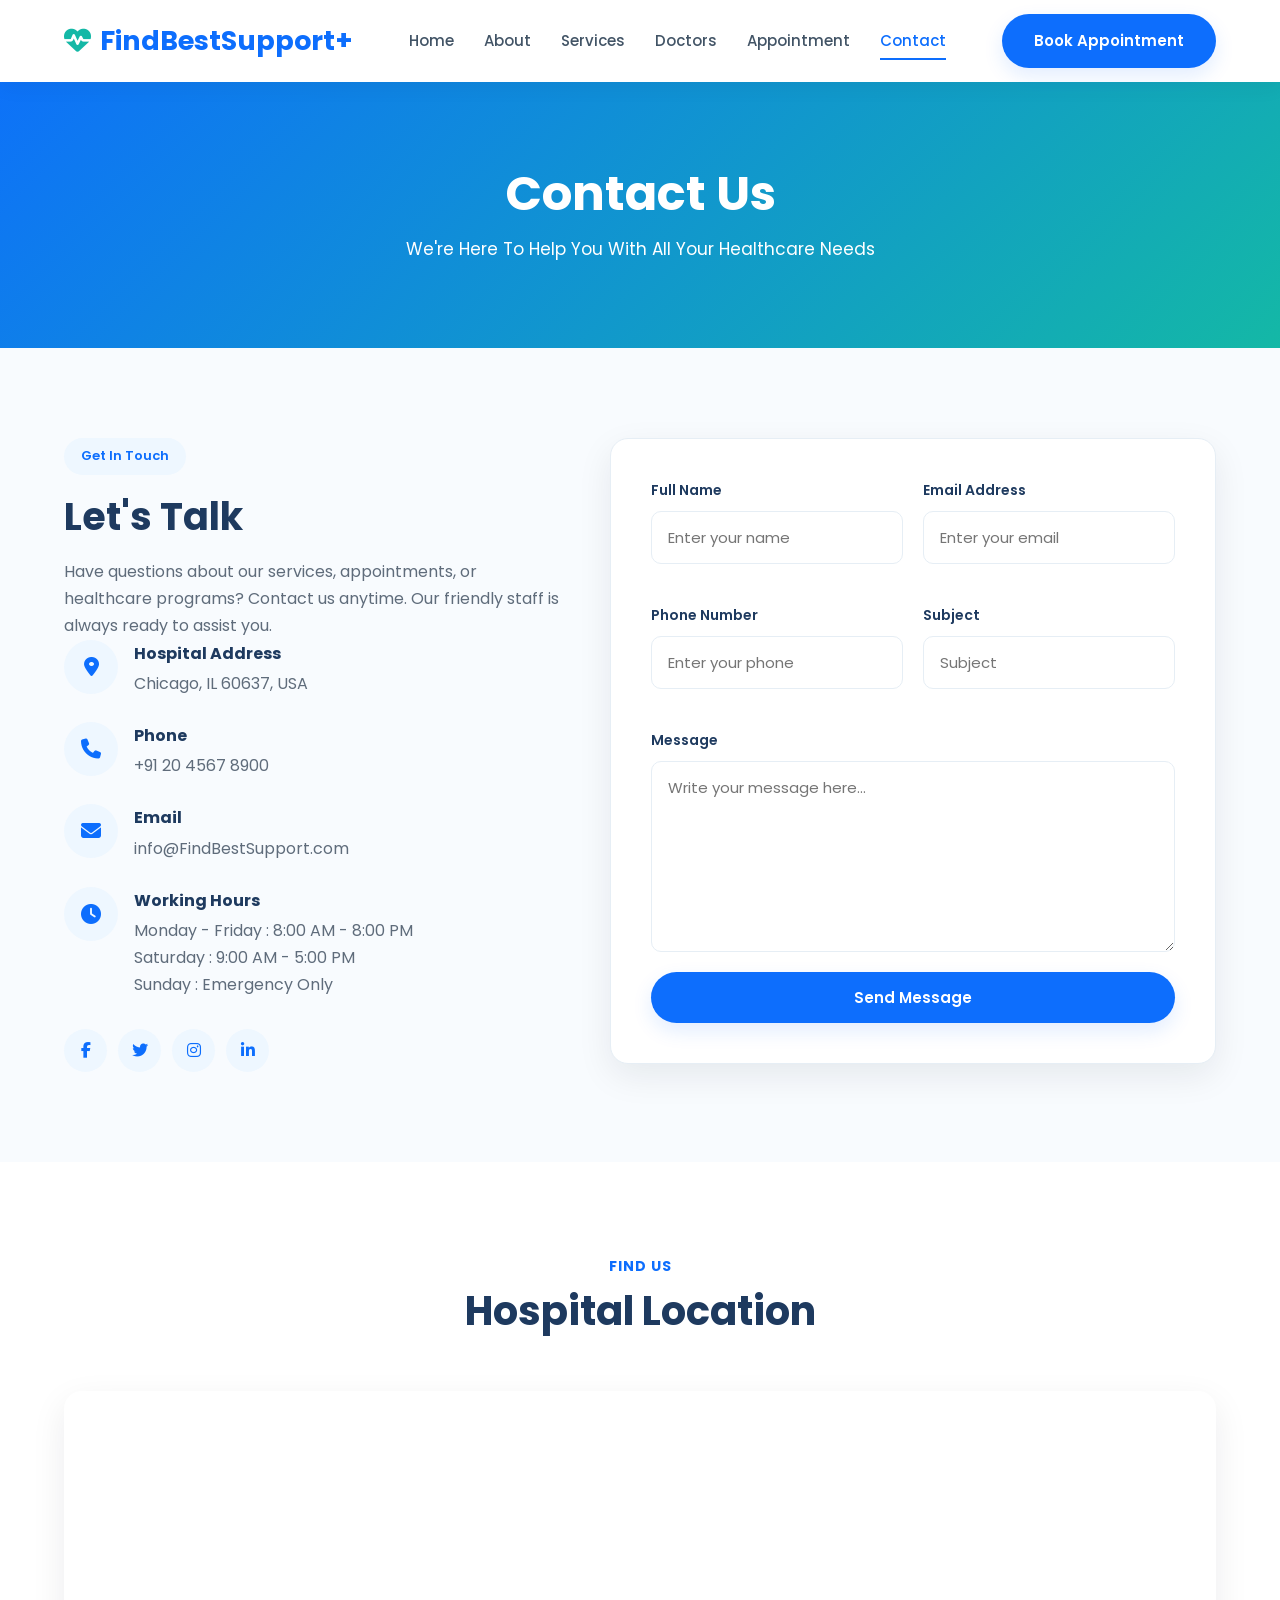
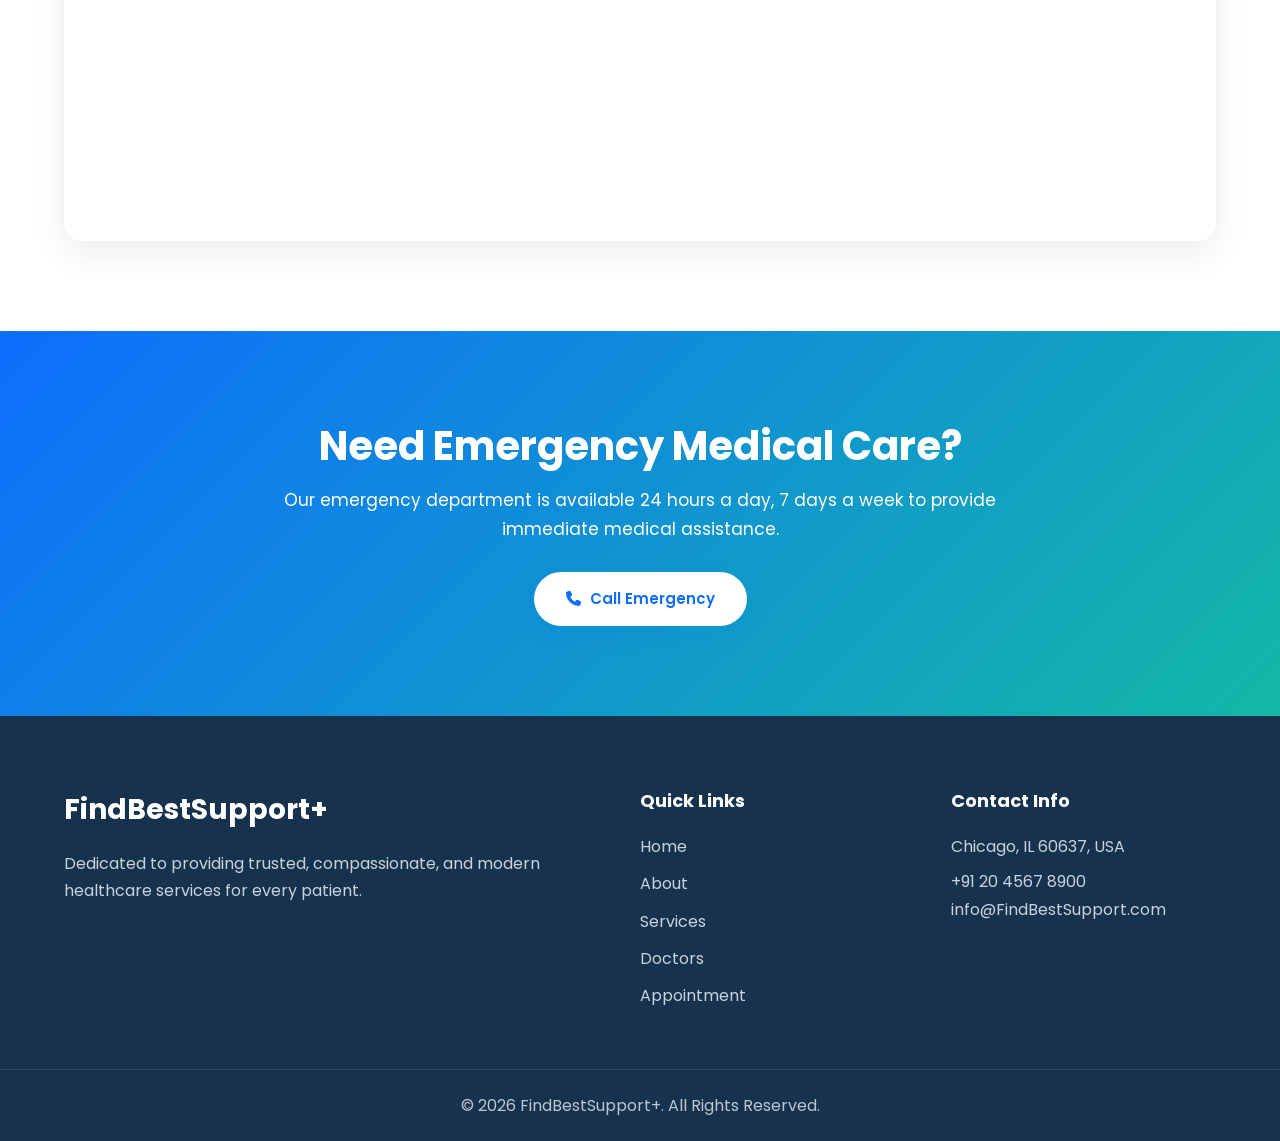
<file: contact.html>
<!DOCTYPE html>
<html lang="en">
<head>
    <meta charset="UTF-8">
    <meta name="viewport" content="width=device-width, initial-scale=1.0">
    <title>Contact Us | HealthCare+</title>

    <!-- Google Fonts -->
    <link rel="preconnect" href="https://fonts.googleapis.com">
    <link rel="preconnect" href="https://fonts.gstatic.com" crossorigin>
    <link href="https://fonts.googleapis.com/css2?family=Poppins:wght@300;400;500;600;700&display=swap" rel="stylesheet">

    <!-- Font Awesome -->
    <link rel="stylesheet" href="https://cdnjs.cloudflare.com/ajax/libs/font-awesome/6.7.1/css/all.min.css">

    <link rel="stylesheet" href="/css/style.css">
</head>
<!-- Success Modal -->

<div class="success-modal" id="successModal">

    <div class="success-box">

        <div class="success-icon">
            <i class="fas fa-check-circle"></i>
        </div>

        <h2>Message Sent Successfully!</h2>

        <p>
            Thank you for contacting <strong>HealthCare+</strong>.
            Our support team has received your message and will
            get back to you within 24 hours.
        </p>

        <button class="btn" id="closeModal">
            Continue
        </button>

    </div>

</div>
<body>

<!-- ================= HEADER ================= -->

<header class="header">

    <div class="container">

        <a href="/" class="logo">
            <i class="fa-solid fa-heart-pulse"></i>
            FindBestSupport+
        </a>

        <nav class="navbar">
            <ul>
                <li><a href="/">Home</a></li>
                <li><a href="/about">About</a></li>
                <li><a href="/services">Services</a></li>
                <li><a href="/doctors">Doctors</a></li>
                <li><a href="/appointment">Appointment</a></li>
                <li><a href="/contact" class="active">Contact</a></li>
            </ul>
        </nav>

        <a href="/appointment" class="btn">Book Appointment</a>

        <div class="menu-btn">
            <i class="fas fa-bars"></i>
        </div>

    </div>

</header>

<!-- ================= PAGE HEADER ================= -->

<section class="page-header">

    <div class="container">

        <h1>Contact Us</h1>

        <p>
            We're Here To Help You With All Your Healthcare Needs
        </p>

    </div>

</section>

<!-- ================= CONTACT ================= -->

<section class="contact-section">

    <div class="container contact-grid">

        <!-- Contact Information -->

        <div class="contact-info">

            <span class="section-tag">Get In Touch</span>

            <h2>Let's Talk</h2>

            <p>
                Have questions about our services, appointments,
                or healthcare programs? Contact us anytime.
                Our friendly staff is always ready to assist you.
            </p>

            <div class="info-box">
                <i class="fa-solid fa-location-dot"></i>
                <div>
                    <h4>Hospital Address</h4>
                    <p>Chicago, IL 60637, USA</p>
                </div>
            </div>

            <div class="info-box">
                <i class="fa-solid fa-phone"></i>
                <div>
                    <h4>Phone</h4>
                    <a href="tel:+912045678900">+91 20 4567 8900</a>
                </div>
            </div>

            <div class="info-box">
                <i class="fa-solid fa-envelope"></i>
                <div>
                    <h4>Email</h4>
                    <p>info@FindBestSupport.com</p>
                </div>
            </div>

            <div class="info-box">
                <i class="fa-solid fa-clock"></i>
                <div>
                    <h4>Working Hours</h4>
                    <p>
                        Monday - Friday : 8:00 AM - 8:00 PM<br>
                        Saturday : 9:00 AM - 5:00 PM<br>
                        Sunday : Emergency Only
                    </p>
                </div>
            </div>

            <div class="social-links">

                <a href="#"><i class="fab fa-facebook-f"></i></a>

                <a href="#"><i class="fab fa-twitter"></i></a>

                <a href="#"><i class="fab fa-instagram"></i></a>

                <a href="#"><i class="fab fa-linkedin-in"></i></a>

            </div>

        </div>

        <!-- Contact Form -->

        <div class="contact-form">

            <form>

                <div class="form-row">

                    <div class="form-group">
                        <label>Full Name</label>
                        <input type="text" placeholder="Enter your name" required>
                    </div>

                    <div class="form-group">
                        <label>Email Address</label>
                        <input type="email" placeholder="Enter your email" required>
                    </div>

                </div>

                <div class="form-row">

                    <div class="form-group">
                        <label>Phone Number</label>
                        <input type="tel" placeholder="Enter your phone">
                    </div>

                    <div class="form-group">
                        <label>Subject</label>
                        <input type="text" placeholder="Subject">
                    </div>

                </div>

                <div class="form-group">

                    <label>Message</label>

                    <textarea rows="7" placeholder="Write your message here..." required></textarea>

                </div>

              <button type="submit" class="btn submit-btn">
    <span>Send Message</span>
</button>

            </form>

        </div>

    </div>

</section>

<!-- ================= GOOGLE MAP ================= -->

<section class="map-section">

    <div class="container">

        <div class="section-title">
            <span>Find Us</span>
            <h2>Hospital Location</h2>
        </div>

        <div class="map-container">

            <iframe
                src="https://www.google.com/maps?q=1200+Wellness+Ave,+Chicago,+IL+60637,+USA&output=embed"
                width="100%"
                height="450"
                style="border:0;"
                allowfullscreen=""
                loading="lazy"
                referrerpolicy="no-referrer-when-downgrade">
            </iframe>

        </div>

    </div>

</section>
<!-- ================= EMERGENCY ================= -->

<section class="cta">

    <div class="container">

        <h2>Need Emergency Medical Care?</h2>

        <p>
            Our emergency department is available 24 hours a day,
            7 days a week to provide immediate medical assistance.
        </p>

        <a href="tel:+15551234567" class="btn">
            <i class="fa-solid fa-phone"></i>
            Call Emergency
        </a>

    </div>

</section>

<!-- ================= FOOTER ================= -->

<footer>

    <div class="container footer-grid">

        <div>

            <h3>FindBestSupport+</h3>

            <p>
                Dedicated to providing trusted, compassionate,
                and modern healthcare services for every patient.
            </p>

        </div>

        <div>

            <h4>Quick Links</h4>

            <ul>

                <li><a href="/">Home</a></li>

                <li><a href="/about">About</a></li>

                <li><a href="/services">Services</a></li>

                <li><a href="/doctors">Doctors</a></li>

                <li><a href="/appointment">Appointment</a></li>

            </ul>

        </div>

        <div>

            <h4>Contact Info</h4>

            <p> Chicago, IL 60637, USA</p>
            <a href="tel:+912045678900">+91 20 4567 8900</a>
            <p>info@FindBestSupport.com</p>

        </div>

    </div>

    <div class="copyright">

        © 2026 FindBestSupport+. All Rights Reserved.

    </div>

</footer>

<script src="/js/script.js"></script>

</body>
</html>
</file>
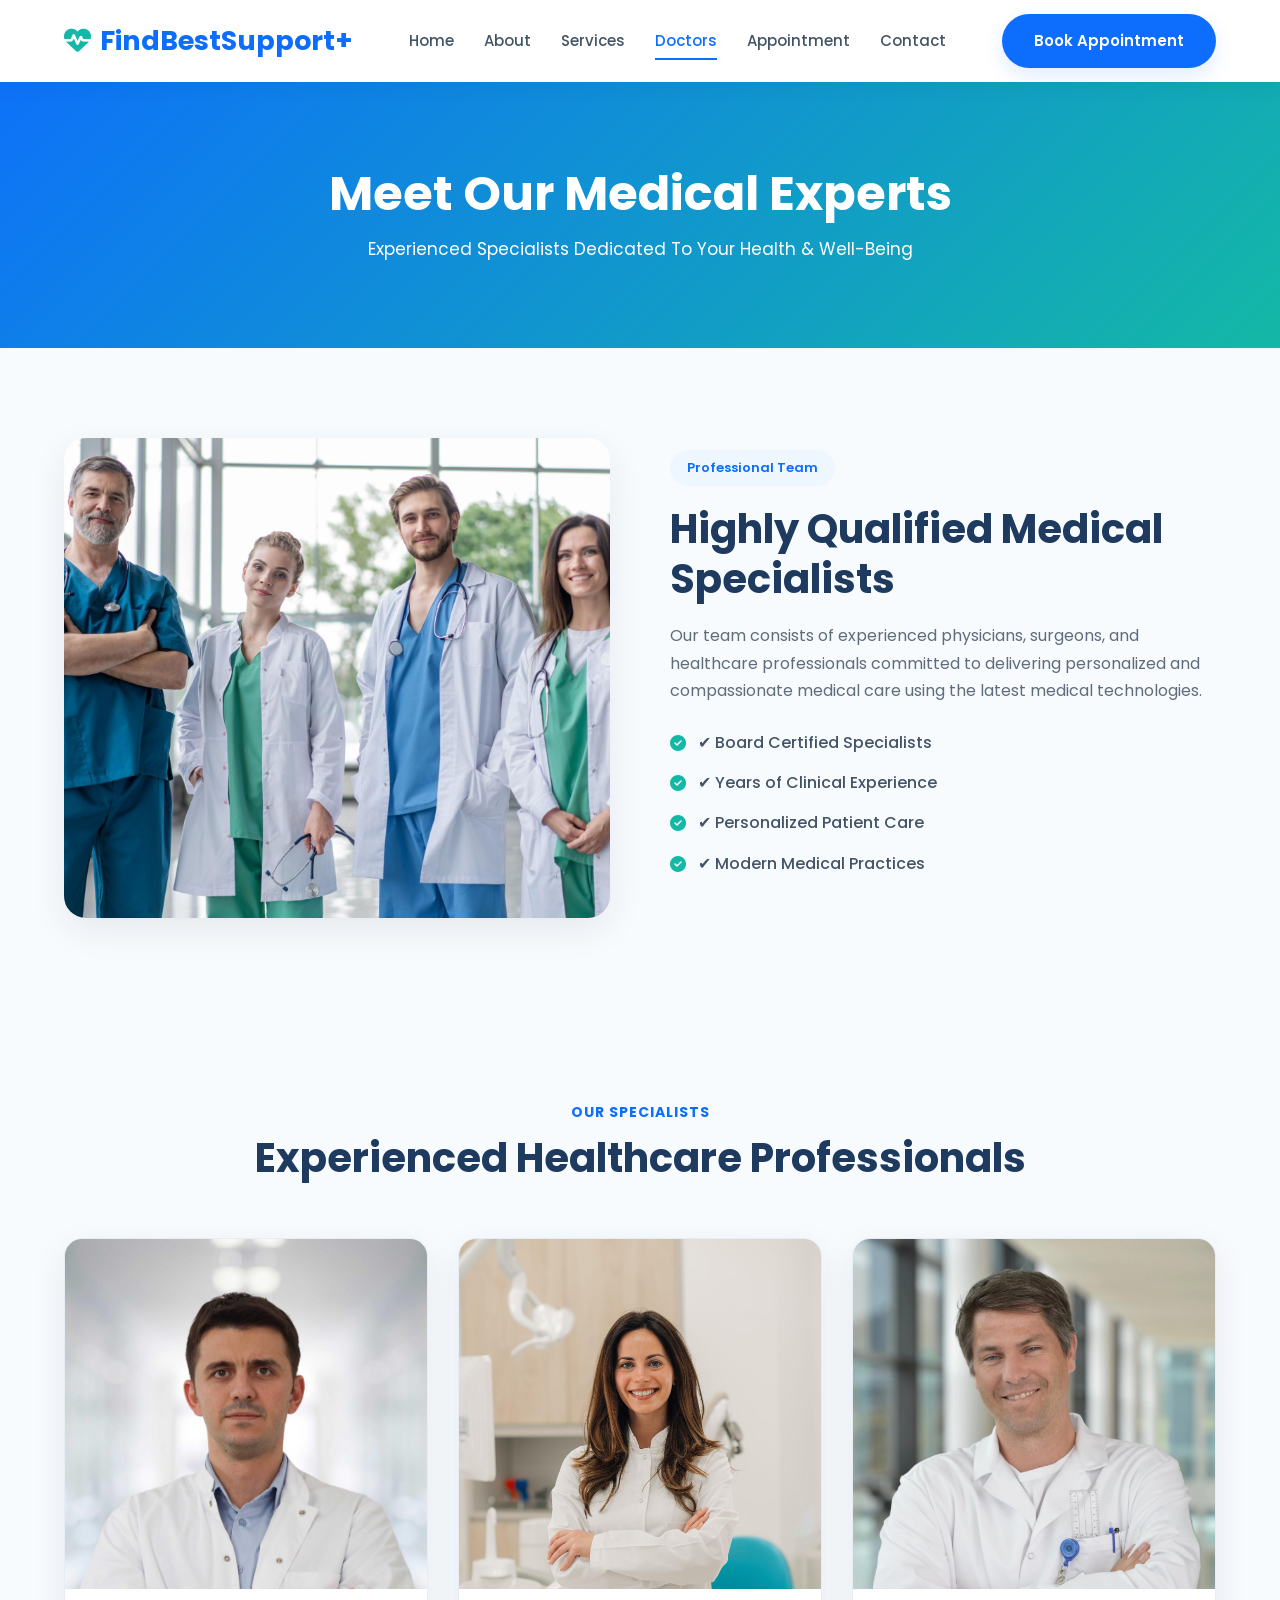
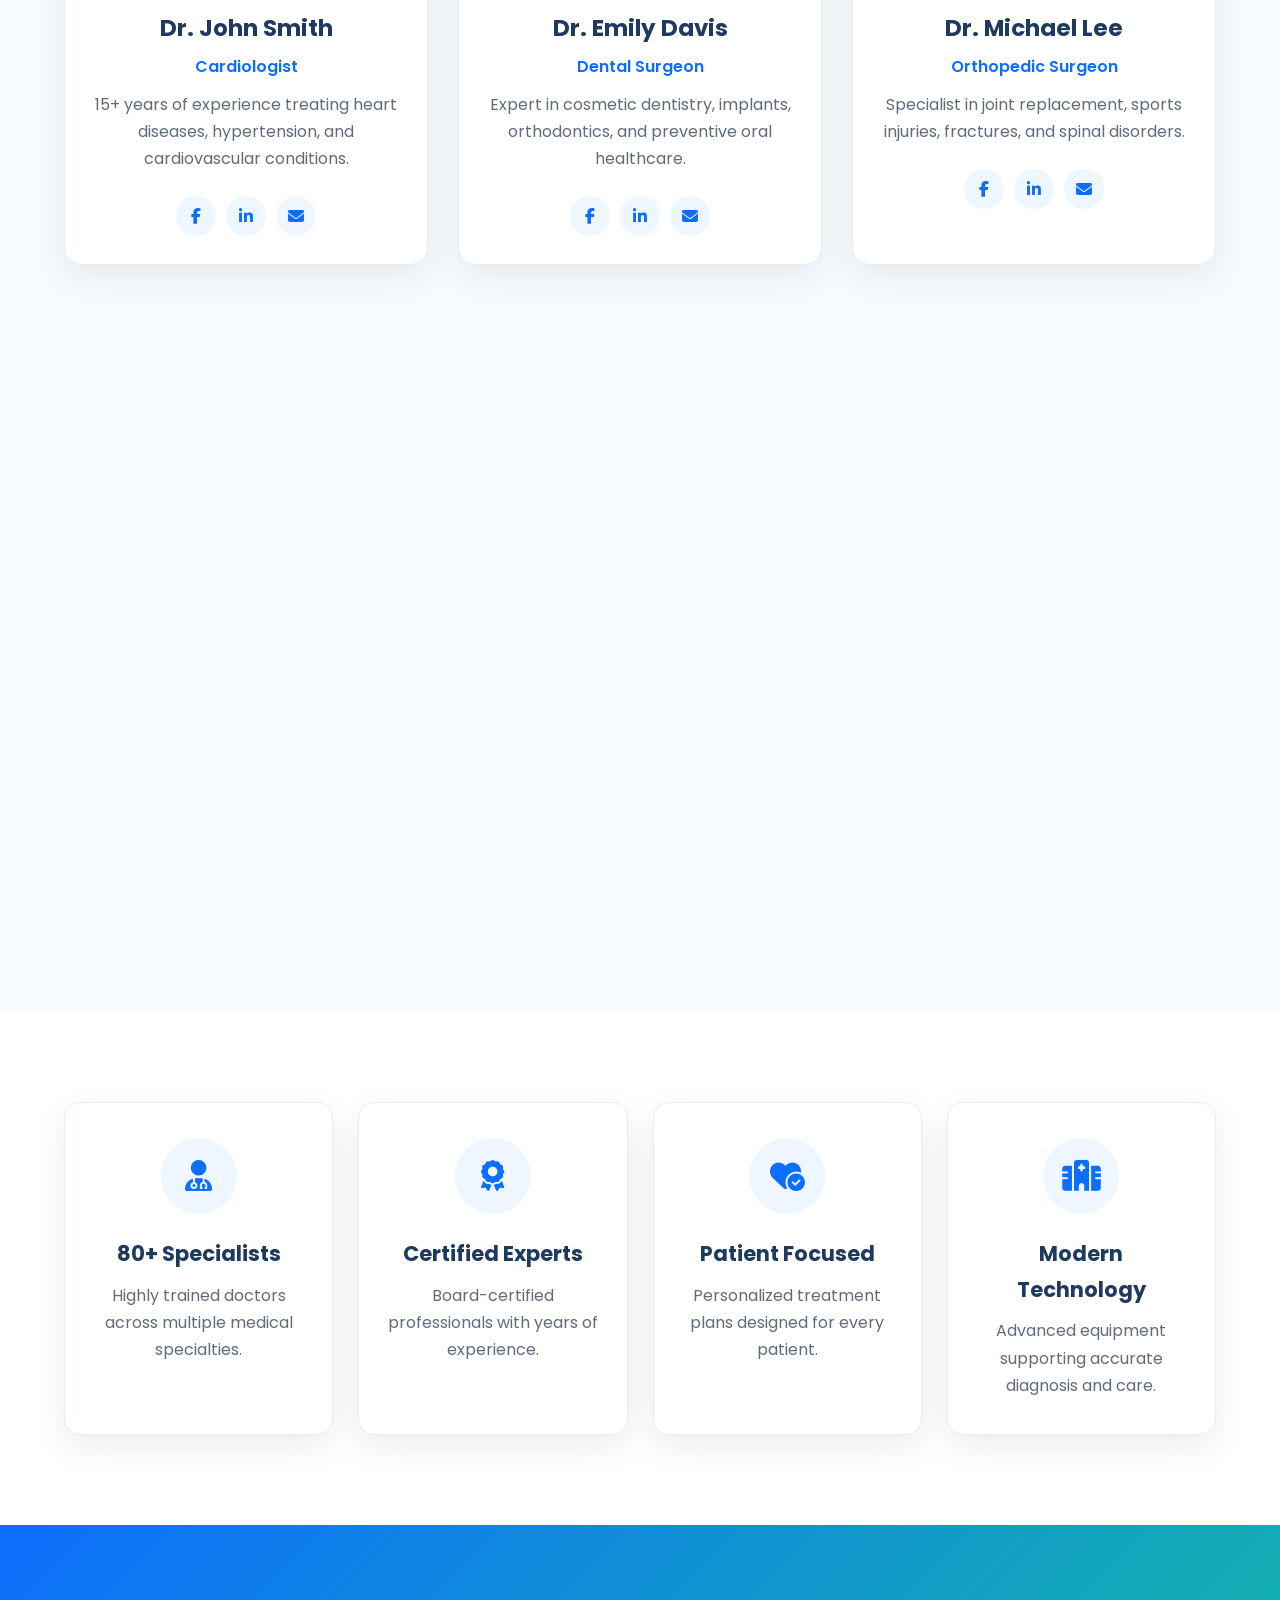
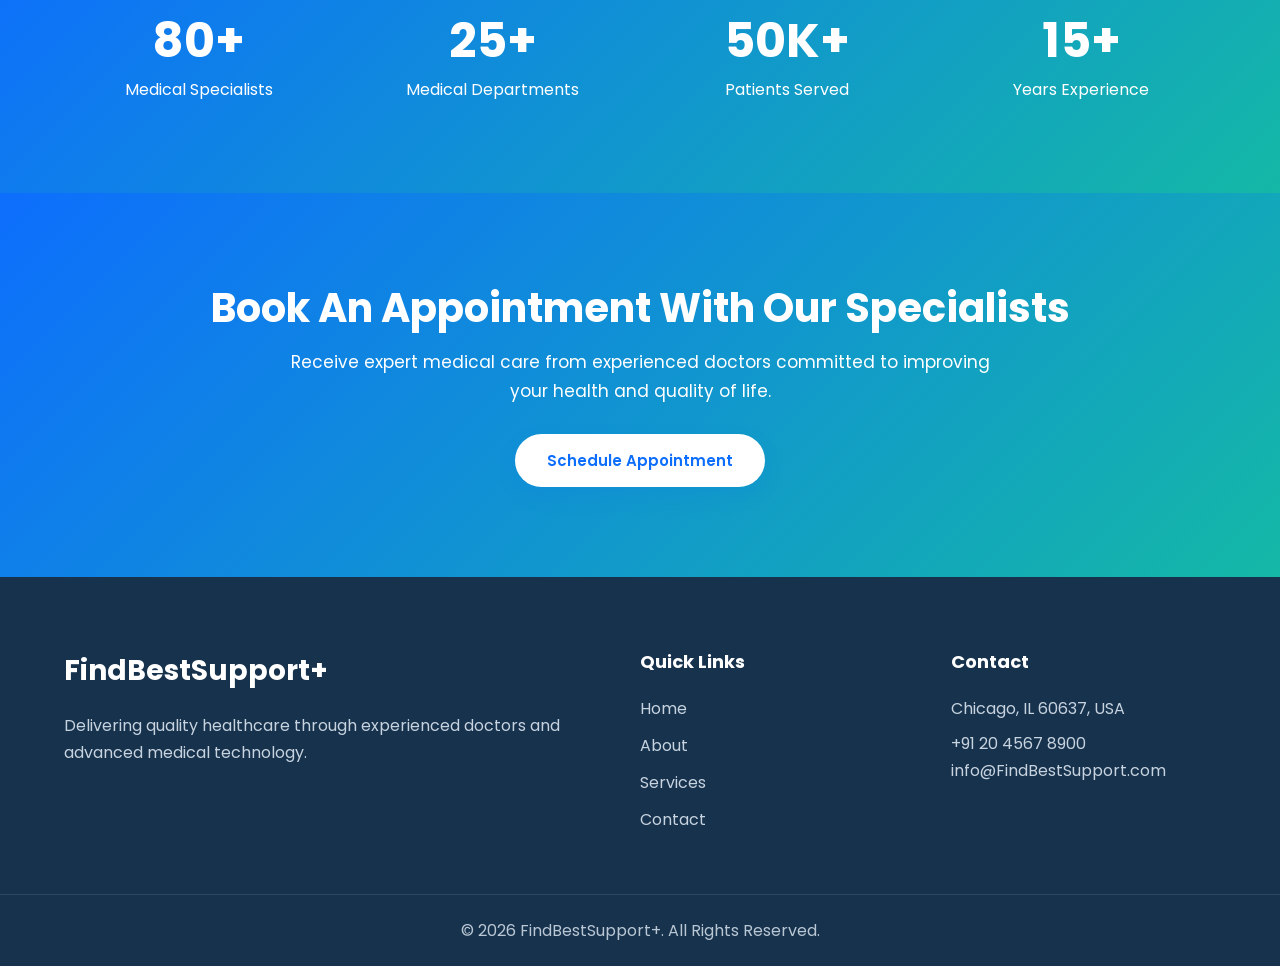
<file: doctors.html>
<!DOCTYPE html>
<html lang="en">
<head>
    <meta charset="UTF-8">
    <meta name="viewport" content="width=device-width, initial-scale=1.0">
    <title>Our Doctors | HealthCare+</title>

    <!-- Google Fonts -->
    <link rel="preconnect" href="https://fonts.googleapis.com">
    <link rel="preconnect" href="https://fonts.gstatic.com" crossorigin>
    <link href="https://fonts.googleapis.com/css2?family=Poppins:wght@300;400;500;600;700&display=swap" rel="stylesheet">

    <!-- Font Awesome -->
    <link rel="stylesheet" href="https://cdnjs.cloudflare.com/ajax/libs/font-awesome/6.7.1/css/all.min.css">

    <link rel="stylesheet" href="/css/style.css">
</head>
<body>

<!-- ================= HEADER ================= -->

<header class="header">

    <div class="container">

        <a href="/" class="logo">
            <i class="fa-solid fa-heart-pulse"></i>
            FindBestSupport+
        </a>

        <nav class="navbar">
            <ul>
                <li><a href="/">Home</a></li>
                <li><a href="/about">About</a></li>
                <li><a href="/services">Services</a></li>
                <li><a href="/doctors" class="active">Doctors</a></li>
                <li><a href="/appointment">Appointment</a></li>
                <li><a href="/contact">Contact</a></li>
            </ul>
        </nav>

        <a href="/appointment" class="btn">Book Appointment</a>

        <div class="menu-btn">
            <i class="fas fa-bars"></i>
        </div>

    </div>

</header>

<!-- ================= PAGE HEADER ================= -->

<section class="page-header">

    <div class="container">

        <h1>Meet Our Medical Experts</h1>

        <p>
            Experienced Specialists Dedicated To Your Health & Well-Being
        </p>

    </div>

</section>

<!-- ================= INTRO ================= -->

<section class="about-home">

    <div class="container about-grid">

        <div>

            <img src="/images/doctors-banner.jpg" alt="Doctors">

        </div>

        <div>

            <span class="section-tag">Professional Team</span>

            <h2>Highly Qualified Medical Specialists</h2>

            <p>
                Our team consists of experienced physicians, surgeons,
                and healthcare professionals committed to delivering
                personalized and compassionate medical care using the
                latest medical technologies.
            </p>

            <ul class="check-list">
                <li>✔ Board Certified Specialists</li>
                <li>✔ Years of Clinical Experience</li>
                <li>✔ Personalized Patient Care</li>
                <li>✔ Modern Medical Practices</li>
            </ul>

        </div>

    </div>

</section>

<!-- ================= DOCTORS ================= -->

<section class="doctor-preview">

    <div class="container">

        <div class="section-title">

            <span>Our Specialists</span>

            <h2>Experienced Healthcare Professionals</h2>

        </div>

        <div class="doctor-grid">

            <div class="doctor-card">

                <img src="/images/doctor1.jpg" alt="Doctor">

                <h3>Dr. John Smith</h3>

                <p class="speciality">Cardiologist</p>

                <p>
                    15+ years of experience treating heart diseases,
                    hypertension, and cardiovascular conditions.
                </p>

                <div class="doctor-social">
                    <a href="#"><i class="fab fa-facebook-f"></i></a>
                    <a href="#"><i class="fab fa-linkedin-in"></i></a>
                    <a href="#"><i class="fas fa-envelope"></i></a>
                </div>

            </div>

            <div class="doctor-card">

                <img src="/images/doctor2.jpg" alt="Doctor">

                <h3>Dr. Emily Davis</h3>

                <p class="speciality">Dental Surgeon</p>

                <p>
                    Expert in cosmetic dentistry, implants,
                    orthodontics, and preventive oral healthcare.
                </p>

                <div class="doctor-social">
                    <a href="#"><i class="fab fa-facebook-f"></i></a>
                    <a href="#"><i class="fab fa-linkedin-in"></i></a>
                    <a href="#"><i class="fas fa-envelope"></i></a>
                </div>

            </div>

            <div class="doctor-card">

                <img src="/images/doctor3.jpg" alt="Doctor">

                <h3>Dr. Michael Lee</h3>

                <p class="speciality">Orthopedic Surgeon</p>

                <p>
                    Specialist in joint replacement, sports injuries,
                    fractures, and spinal disorders.
                </p>

                <div class="doctor-social">
                    <a href="#"><i class="fab fa-facebook-f"></i></a>
                    <a href="#"><i class="fab fa-linkedin-in"></i></a>
                    <a href="#"><i class="fas fa-envelope"></i></a>
                </div>

            </div>

            <div class="doctor-card">

                <img src="/images/doctor4.jpg" alt="Doctor">

                <h3>Dr. Sarah Wilson</h3>

                <p class="speciality">Pediatrician</p>

                <p>
                    Providing compassionate healthcare for infants,
                    children, and adolescents.
                </p>

                <div class="doctor-social">
                    <a href="#"><i class="fab fa-facebook-f"></i></a>
                    <a href="#"><i class="fab fa-linkedin-in"></i></a>
                    <a href="#"><i class="fas fa-envelope"></i></a>
                </div>

            </div>

            <div class="doctor-card">

                <img src="/images/doctor5.jpg" alt="Doctor">

                <h3>Dr. Michael Lee</h3>

                <p class="speciality">Neurologist</p>

                <p>
                    Diagnosis and treatment of neurological disorders,
                    stroke, epilepsy, and migraines.
                </p>

                <div class="doctor-social">
                    <a href="#"><i class="fab fa-facebook-f"></i></a>
                    <a href="#"><i class="fab fa-linkedin-in"></i></a>
                    <a href="#"><i class="fas fa-envelope"></i></a>
                </div>

            </div>

            <div class="doctor-card">

                <img src="/images/doctor6.jpg" alt="Doctor">

                <h3>Dr. Sarah Wilson</h3>

                <p class="speciality">Dermatologist</p>

                <p>
                    Expert in skin, hair, nail disorders, cosmetic
                    procedures, and laser treatments.
                </p>

                <div class="doctor-social">
                    <a href="#"><i class="fab fa-facebook-f"></i></a>
                    <a href="#"><i class="fab fa-linkedin-in"></i></a>
                    <a href="#"><i class="fas fa-envelope"></i></a>
                </div>

            </div>

        </div>

    </div>

</section>

<!-- ================= WHY CHOOSE OUR TEAM ================= -->

<section class="features">

    <div class="container">

        <div class="feature-card">
            <i class="fa-solid fa-user-doctor"></i>
            <h3>80+ Specialists</h3>
            <p>Highly trained doctors across multiple medical specialties.</p>
        </div>

        <div class="feature-card">
            <i class="fa-solid fa-award"></i>
            <h3>Certified Experts</h3>
            <p>Board-certified professionals with years of experience.</p>
        </div>

        <div class="feature-card">
            <i class="fa-solid fa-heart-circle-check"></i>
            <h3>Patient Focused</h3>
            <p>Personalized treatment plans designed for every patient.</p>
        </div>

        <div class="feature-card">
            <i class="fa-solid fa-hospital"></i>
            <h3>Modern Technology</h3>
            <p>Advanced equipment supporting accurate diagnosis and care.</p>
        </div>

    </div>

</section>

<!-- ================= STATS ================= -->

<section class="stats">

    <div class="container">

        <div class="stat-box">
            <h2>80+</h2>
            <p>Medical Specialists</p>
        </div>

        <div class="stat-box">
            <h2>25+</h2>
            <p>Medical Departments</p>
        </div>

        <div class="stat-box">
            <h2>50K+</h2>
            <p>Patients Served</p>
        </div>

        <div class="stat-box">
            <h2>15+</h2>
            <p>Years Experience</p>
        </div>

    </div>

</section>

<!-- ================= CTA ================= -->

<section class="cta">

    <div class="container">

        <h2>Book An Appointment With Our Specialists</h2>

        <p>
            Receive expert medical care from experienced doctors committed
            to improving your health and quality of life.
        </p>

        <a href="/appointment" class="btn">
            Schedule Appointment
        </a>

    </div>

</section>

<!-- ================= FOOTER ================= -->

<footer>

    <div class="container footer-grid">

        <div>

            <h3>FindBestSupport+</h3>

            <p>
                Delivering quality healthcare through experienced
                doctors and advanced medical technology.
            </p>

        </div>

        <div>

            <h4>Quick Links</h4>

            <ul>
                <li><a href="/">Home</a></li>
                <li><a href="/about">About</a></li>
                <li><a href="/services">Services</a></li>
                <li><a href="/contact">Contact</a></li>
            </ul>

        </div>

        <div>

            <h4>Contact</h4>

            <p>Chicago, IL 60637, USA</p>
            <a href="tel:+912045678900">+91 20 4567 8900</a>
            <p>info@FindBestSupport.com</p>

        </div>

    </div>

    <div class="copyright">
        © 2026 FindBestSupport+. All Rights Reserved.
    </div>

</footer>

<script src="/js/script.js"></script>

</body>
</html>
</file>
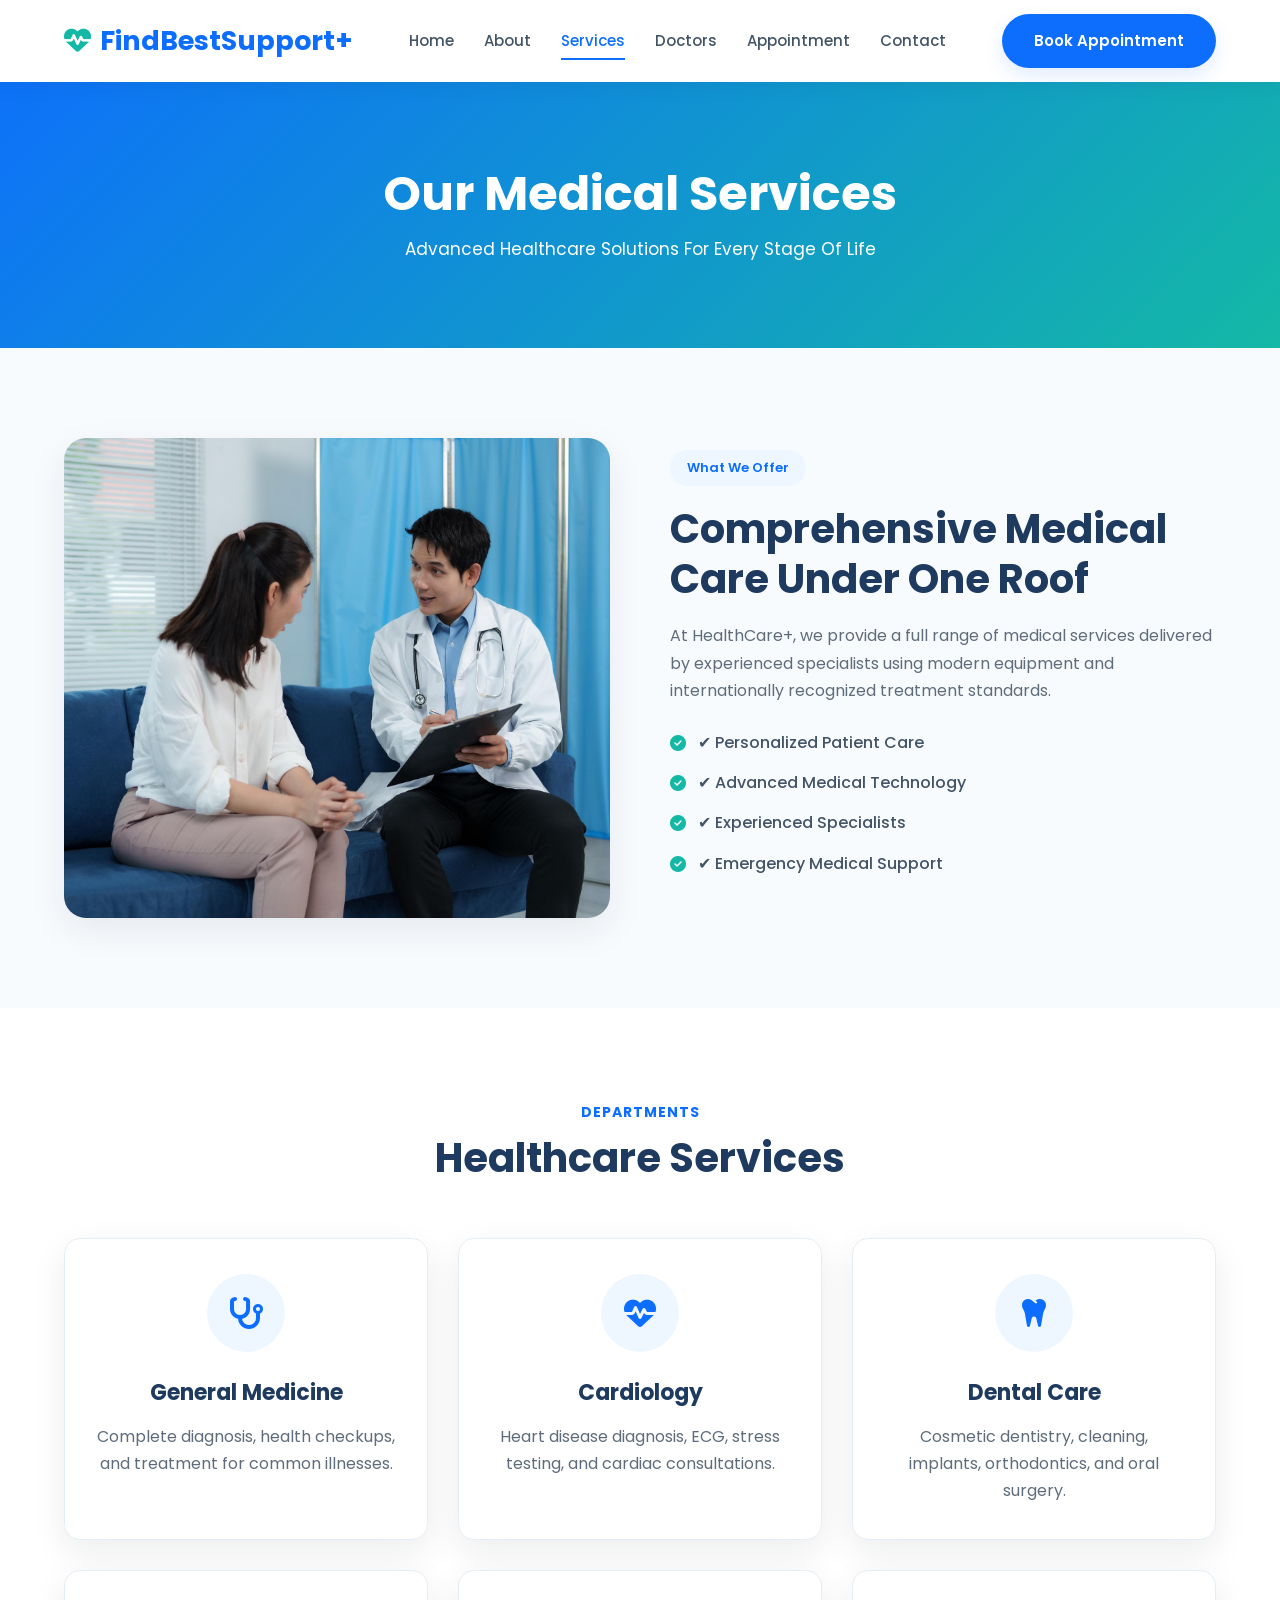
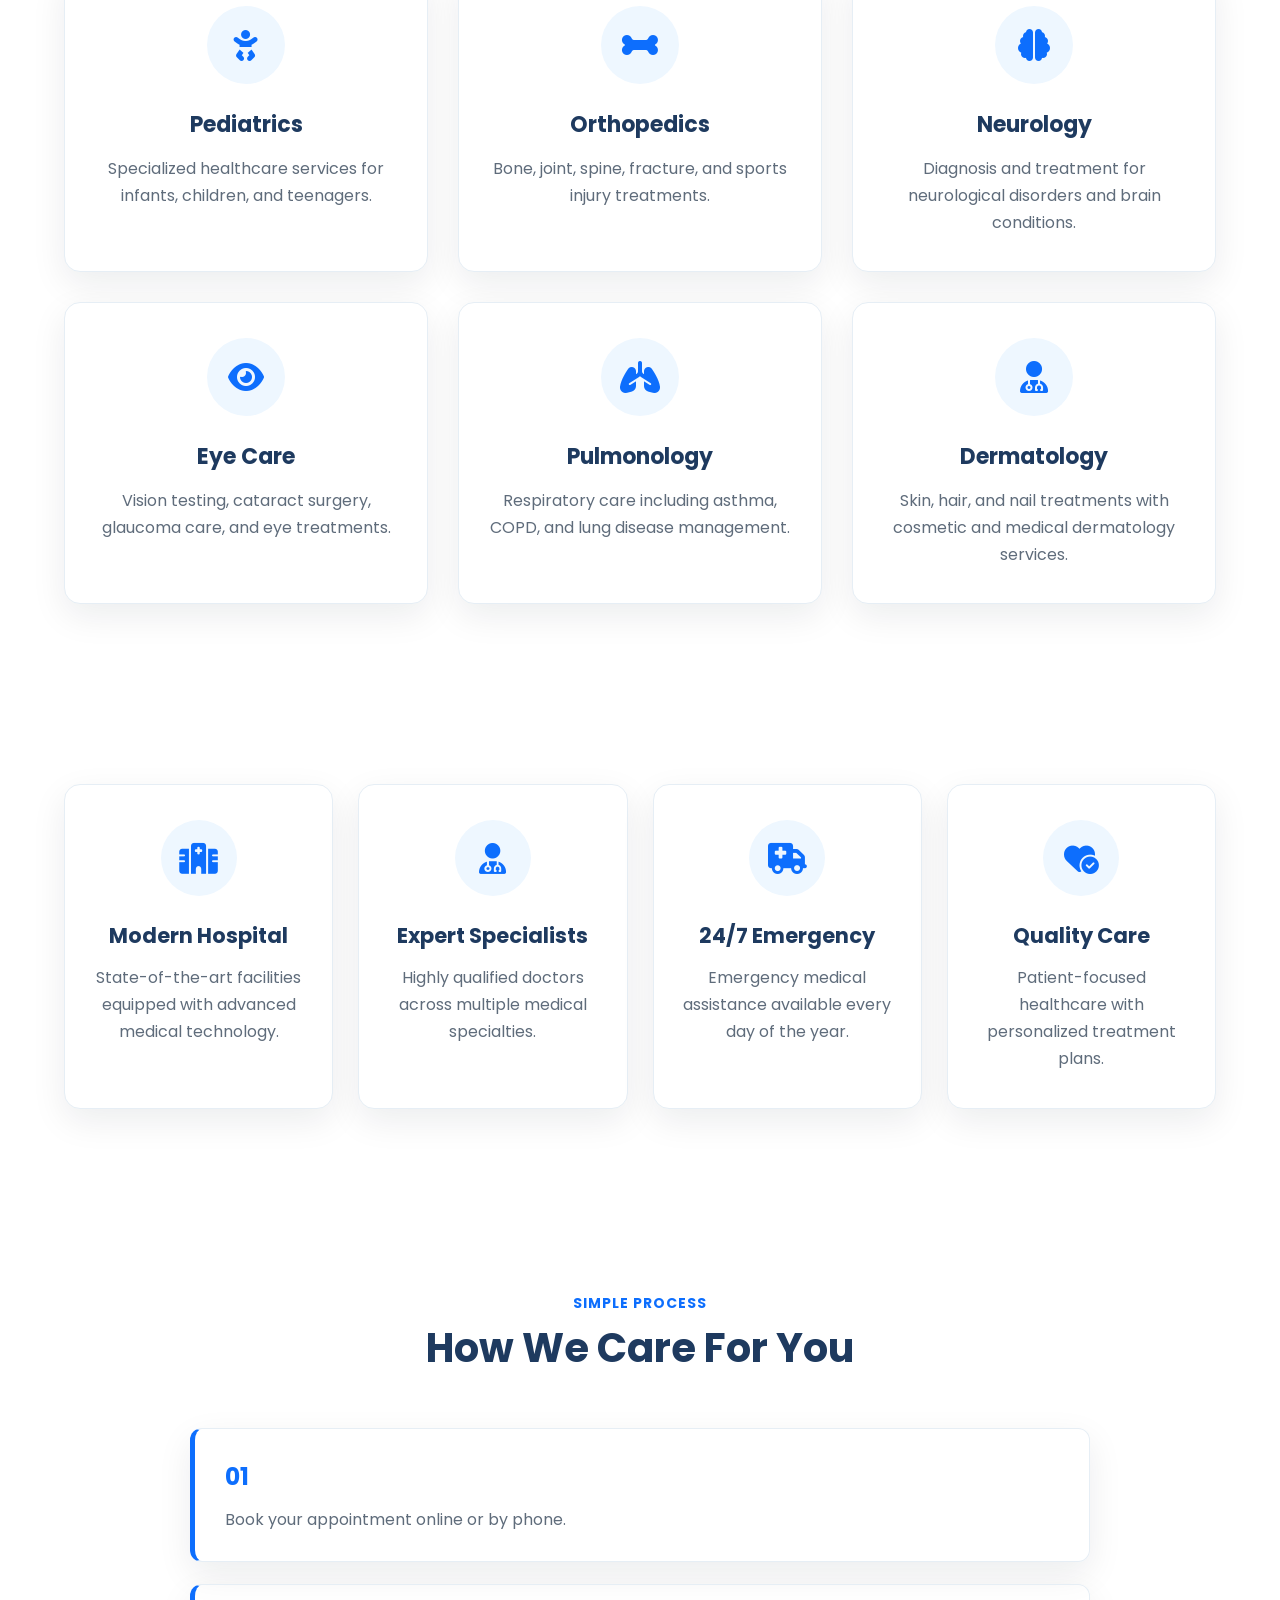
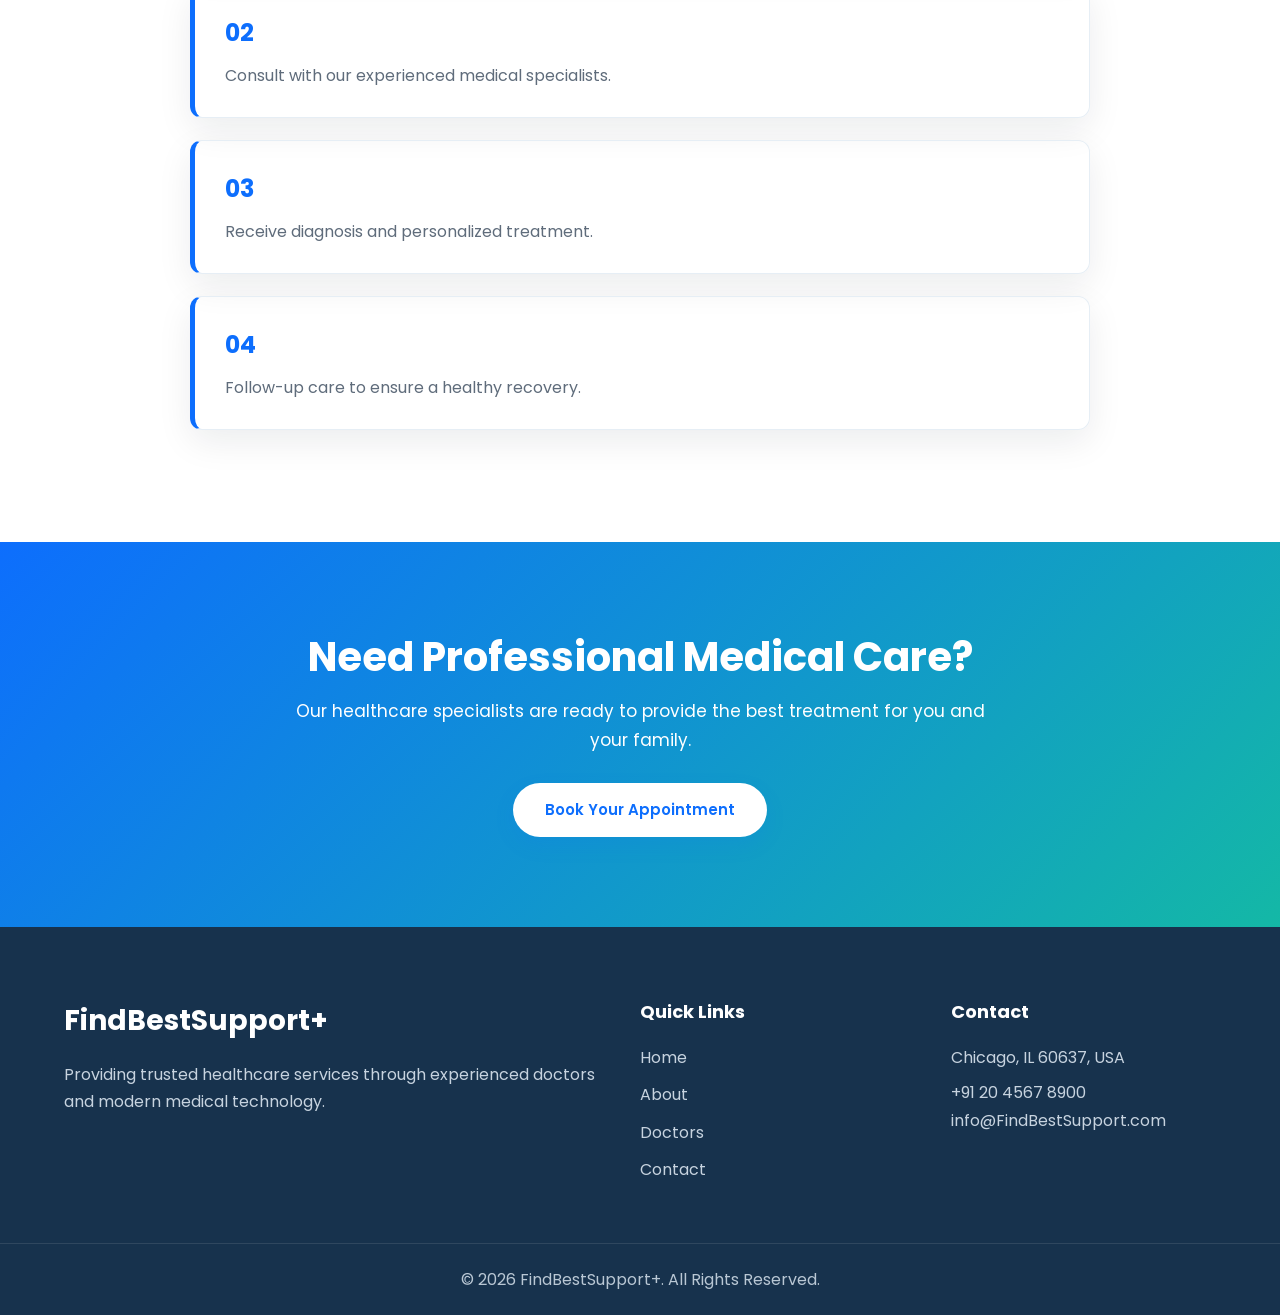
<file: services.html>
<!DOCTYPE html>
<html lang="en">
<head>
    <meta charset="UTF-8">
    <meta name="viewport" content="width=device-width, initial-scale=1.0">
    <title>Our Services | HealthCare+</title>

    <!-- Google Fonts -->
    <link rel="preconnect" href="https://fonts.googleapis.com">
    <link rel="preconnect" href="https://fonts.gstatic.com" crossorigin>
    <link href="https://fonts.googleapis.com/css2?family=Poppins:wght@300;400;500;600;700&display=swap" rel="stylesheet">

    <!-- Font Awesome -->
    <link rel="stylesheet" href="https://cdnjs.cloudflare.com/ajax/libs/font-awesome/6.7.1/css/all.min.css">

    <link rel="stylesheet" href="/css/style.css">
</head>
<body>

<!-- ================= HEADER ================= -->

<header class="header">

    <div class="container">

        <a href="/" class="logo">
            <i class="fa-solid fa-heart-pulse"></i>
            FindBestSupport+
        </a>

        <nav class="navbar">
            <ul>
                <li><a href="/">Home</a></li>
                <li><a href="/about">About</a></li>
                <li><a href="/services" class="active">Services</a></li>
                <li><a href="/doctors">Doctors</a></li>
                <li><a href="/appointment">Appointment</a></li>
                <li><a href="/contact">Contact</a></li>
            </ul>
        </nav>

        <a href="/appointment" class="btn">Book Appointment</a>

        <div class="menu-btn">
            <i class="fas fa-bars"></i>
        </div>

    </div>

</header>

<!-- ================= PAGE HEADER ================= -->

<section class="page-header">

    <div class="container">

        <h1>Our Medical Services</h1>

        <p>
            Advanced Healthcare Solutions For Every Stage Of Life
        </p>

    </div>

</section>

<!-- ================= INTRO ================= -->

<section class="about-home">

    <div class="container about-grid">

        <div>

            <img src="/images/services-banner.jpg" alt="Medical Services">

        </div>

        <div>

            <span class="section-tag">
                What We Offer
            </span>

            <h2>
                Comprehensive Medical Care Under One Roof
            </h2>

            <p>
                At HealthCare+, we provide a full range of medical services
                delivered by experienced specialists using modern equipment and
                internationally recognized treatment standards.
            </p>

            <ul class="check-list">
                <li>✔ Personalized Patient Care</li>
                <li>✔ Advanced Medical Technology</li>
                <li>✔ Experienced Specialists</li>
                <li>✔ Emergency Medical Support</li>
            </ul>

        </div>

    </div>

</section>

<!-- ================= SERVICES GRID ================= -->

<section class="services-preview">

    <div class="container">

        <div class="section-title">

            <span>Departments</span>

            <h2>Healthcare Services</h2>

        </div>

        <div class="service-grid">

            <div class="service-card">
                <i class="fa-solid fa-stethoscope"></i>
                <h3>General Medicine</h3>
                <p>
                    Complete diagnosis, health checkups, and treatment for
                    common illnesses.
                </p>
            </div>

            <div class="service-card">
                <i class="fa-solid fa-heart-pulse"></i>
                <h3>Cardiology</h3>
                <p>
                    Heart disease diagnosis, ECG, stress testing, and cardiac
                    consultations.
                </p>
            </div>

            <div class="service-card">
                <i class="fa-solid fa-tooth"></i>
                <h3>Dental Care</h3>
                <p>
                    Cosmetic dentistry, cleaning, implants, orthodontics,
                    and oral surgery.
                </p>
            </div>

            <div class="service-card">
                <i class="fa-solid fa-baby"></i>
                <h3>Pediatrics</h3>
                <p>
                    Specialized healthcare services for infants,
                    children, and teenagers.
                </p>
            </div>

            <div class="service-card">
                <i class="fa-solid fa-bone"></i>
                <h3>Orthopedics</h3>
                <p>
                    Bone, joint, spine, fracture, and sports injury
                    treatments.
                </p>
            </div>

            <div class="service-card">
                <i class="fa-solid fa-brain"></i>
                <h3>Neurology</h3>
                <p>
                    Diagnosis and treatment for neurological disorders
                    and brain conditions.
                </p>
            </div>

            <div class="service-card">
                <i class="fa-solid fa-eye"></i>
                <h3>Eye Care</h3>
                <p>
                    Vision testing, cataract surgery, glaucoma care,
                    and eye treatments.
                </p>
            </div>

            <div class="service-card">
                <i class="fa-solid fa-lungs"></i>
                <h3>Pulmonology</h3>
                <p>
                    Respiratory care including asthma, COPD, and lung
                    disease management.
                </p>
            </div>

            <div class="service-card">
                <i class="fa-solid fa-user-doctor"></i>
                <h3>Dermatology</h3>
                <p>
                    Skin, hair, and nail treatments with cosmetic and
                    medical dermatology services.
                </p>
            </div>

        </div>

    </div>

</section>

<!-- ================= WHY CHOOSE ================= -->

<section class="features">

    <div class="container">

        <div class="feature-card">
            <i class="fa-solid fa-hospital"></i>
            <h3>Modern Hospital</h3>
            <p>
                State-of-the-art facilities equipped with advanced medical technology.
            </p>
        </div>

        <div class="feature-card">
            <i class="fa-solid fa-user-doctor"></i>
            <h3>Expert Specialists</h3>
            <p>
                Highly qualified doctors across multiple medical specialties.
            </p>
        </div>

        <div class="feature-card">
            <i class="fa-solid fa-truck-medical"></i>
            <h3>24/7 Emergency</h3>
            <p>
                Emergency medical assistance available every day of the year.
            </p>
        </div>

        <div class="feature-card">
            <i class="fa-solid fa-heart-circle-check"></i>
            <h3>Quality Care</h3>
            <p>
                Patient-focused healthcare with personalized treatment plans.
            </p>
        </div>

    </div>

</section>

<!-- ================= PROCESS ================= -->

<section class="timeline">

    <div class="container">

        <div class="section-title">
            <span>Simple Process</span>
            <h2>How We Care For You</h2>
        </div>

        <div class="timeline-box">

            <div class="timeline-item">
                <h3>01</h3>
                <p>Book your appointment online or by phone.</p>
            </div>

            <div class="timeline-item">
                <h3>02</h3>
                <p>Consult with our experienced medical specialists.</p>
            </div>

            <div class="timeline-item">
                <h3>03</h3>
                <p>Receive diagnosis and personalized treatment.</p>
            </div>

            <div class="timeline-item">
                <h3>04</h3>
                <p>Follow-up care to ensure a healthy recovery.</p>
            </div>

        </div>

    </div>

</section>

<!-- ================= CTA ================= -->

<section class="cta">

    <div class="container">

        <h2>Need Professional Medical Care?</h2>

        <p>
            Our healthcare specialists are ready to provide the best treatment
            for you and your family.
        </p>

        <a href="/appointment" class="btn">
            Book Your Appointment
        </a>

    </div>

</section>

<!-- ================= FOOTER ================= -->

<footer>

    <div class="container footer-grid">

        <div>

            <h3>FindBestSupport+</h3>

            <p>
                Providing trusted healthcare services through experienced
                doctors and modern medical technology.
            </p>

        </div>

        <div>

            <h4>Quick Links</h4>

            <ul>
                <li><a href="/">Home</a></li>
                <li><a href="/about">About</a></li>
                <li><a href="/doctors">Doctors</a></li>
                <li><a href="/contact">Contact</a></li>
            </ul>

        </div>

        <div>

            <h4>Contact</h4>

            <p>Chicago, IL 60637, USA</p>
            <a href="tel:+912045678900">+91 20 4567 8900</a>
            <p>info@FindBestSupport.com</p>

        </div>

    </div>

    <div class="copyright">
        © 2026 FindBestSupport+. All Rights Reserved.
    </div>

</footer>

<script src="/js/script.js"></script>

</body>
</html>
</file>
<file: css/style.css>
/* HealthCare+ complete stylesheet */

@import url('https://fonts.googleapis.com/css2?family=Poppins:wght@300;400;500;600;700;800&display=swap');

:root{
    --primary:#0d6efd;
    --primary-dark:#0958cf;
    --secondary:#14b8a6;
    --dark:#1e3a5f;
    --dark-2:#17324d;
    --text:#5f6c7b;
    --white:#fff;
    --light:#f8fbfe;
    --light-blue:#eef7ff;
    --border:#e6eef5;
    --danger:#dc3545;
    --success:#10b981;
    --shadow:0 12px 35px rgba(15,23,42,.08);
    --shadow-lg:0 20px 50px rgba(15,23,42,.12);
    --radius:16px;
    --transition:.35s ease;
}

*{margin:0;padding:0;box-sizing:border-box}
html{scroll-behavior:smooth}
body{font-family:'Poppins',sans-serif;color:var(--text);background:#fff;line-height:1.7;overflow-x:hidden}
img{width:100%;display:block}
a{text-decoration:none;color:inherit}
ul{list-style:none}
button,input,select,textarea{font-family:inherit}
button{cursor:pointer}
section{padding:90px 0}

.container{width:90%;max-width:1200px;margin:auto}

.btn{
    display:inline-flex;align-items:center;justify-content:center;gap:9px;
    padding:14px 32px;border:0;border-radius:50px;background:var(--primary);
    color:#fff;font-size:15px;font-weight:600;transition:var(--transition);
    box-shadow:0 8px 20px rgba(13,110,253,.12)
}
.btn:hover{background:var(--primary-dark);transform:translateY(-3px);box-shadow:0 14px 28px rgba(13,110,253,.2)}
.btn:disabled{opacity:.7;cursor:not-allowed;transform:none}

.section-title{text-align:center;margin-bottom:55px}
.section-title span{display:inline-block;color:var(--primary);font-size:14px;font-weight:700;letter-spacing:1px;text-transform:uppercase;margin-bottom:8px}
.section-title h2{color:var(--dark);font-size:40px;line-height:1.25}
.section-tag,.tag{display:inline-block;padding:7px 17px;border-radius:50px;background:var(--light-blue);color:var(--primary);font-size:13px;font-weight:600;margin-bottom:18px}

.header{
    position:fixed;top:0;left:0;width:100%;background:rgba(255,255,255,.97);
    backdrop-filter:blur(10px);z-index:999;box-shadow:0 5px 20px rgba(0,0,0,.05)
}
.header .container{height:82px;display:flex;align-items:center;justify-content:space-between}
.logo{display:flex;align-items:center;color:var(--primary);font-size:27px;font-weight:700;white-space:nowrap}
.logo i{color:var(--secondary);margin-right:9px}
.navbar ul{display:flex;align-items:center;gap:30px}
.navbar a{position:relative;color:#425466;font-size:15px;font-weight:500;transition:var(--transition)}
.navbar a:hover,.navbar a.active{color:var(--primary)}
.navbar a:after{content:"";position:absolute;left:0;bottom:-9px;width:0;height:2px;background:var(--primary);transition:var(--transition)}
.navbar a:hover:after,.navbar a.active:after{width:100%}
.menu-btn{display:none;color:var(--dark);font-size:27px}

.hero{
    padding-top:165px;padding-bottom:90px;
    background:linear-gradient(135deg,#f8fcff,#eef8ff 50%,#fff)
}
.hero-grid{display:grid;grid-template-columns:1fr 1fr;align-items:center;gap:60px}
.hero-content h1{color:var(--dark);font-size:54px;line-height:1.18;margin-bottom:23px}
.hero-content p{max-width:620px;font-size:17px;margin-bottom:30px}
.hero-buttons{display:flex;gap:15px;flex-wrap:wrap}
.hero-image img{height:520px;object-fit:cover;object-position:center;border-radius:24px;box-shadow:var(--shadow-lg)}

.page-header{padding:165px 0 85px;text-align:center;color:#fff;background:linear-gradient(135deg,var(--primary),var(--secondary))}
.page-header h1{font-size:48px;line-height:1.2;margin-bottom:12px}
.page-header p{font-size:17px}

.about-home,.about-section{background:var(--light)}
.about-grid{display:grid;grid-template-columns:1fr 1fr;align-items:center;gap:60px}
.about-grid img{height:480px;object-fit:cover;border-radius:22px;box-shadow:var(--shadow)}
.about-grid h2{color:var(--dark);font-size:40px;line-height:1.25;margin-bottom:18px}
.about-grid p{margin-bottom:18px}
.check-list{margin:25px 0 30px}
.check-list li{position:relative;padding-left:28px;margin-bottom:13px;color:#435466;font-weight:500}
.check-list li:before{content:"\f058";position:absolute;left:0;top:1px;font-family:"Font Awesome 6 Free";font-weight:900;color:var(--secondary)}

.features{background:#fff}
.features .container{display:grid;grid-template-columns:repeat(4,1fr);gap:25px}
.feature-card{padding:35px 28px;background:#fff;border:1px solid var(--border);border-radius:var(--radius);text-align:center;box-shadow:var(--shadow);transition:var(--transition)}
.feature-card:hover{transform:translateY(-8px);box-shadow:var(--shadow-lg)}
.feature-card i{width:76px;height:76px;margin:0 auto 22px;display:flex;align-items:center;justify-content:center;border-radius:50%;color:var(--primary);background:var(--light-blue);font-size:31px}
.feature-card h3{color:var(--dark);font-size:21px;margin-bottom:10px}

.services-preview,.services-section{background:#fff}
.service-grid{display:grid;grid-template-columns:repeat(3,1fr);gap:30px}
.service-card{padding:35px 30px;background:#fff;border:1px solid var(--border);border-radius:var(--radius);text-align:center;box-shadow:var(--shadow);transition:var(--transition)}
.service-card:hover{transform:translateY(-8px);box-shadow:var(--shadow-lg)}
.service-card i{width:78px;height:78px;margin:0 auto 22px;display:flex;align-items:center;justify-content:center;border-radius:50%;background:var(--light-blue);color:var(--primary);font-size:32px}
.service-card h3{color:var(--dark);font-size:22px;margin-bottom:11px}

.doctor-preview,.doctors-section{background:var(--light)}
.doctor-grid{display:grid;grid-template-columns:repeat(3,1fr);gap:30px}
.doctor-card{overflow:hidden;background:#fff;border:1px solid var(--border);border-radius:18px;text-align:center;box-shadow:var(--shadow);transition:var(--transition)}
.doctor-card:hover{transform:translateY(-8px);box-shadow:var(--shadow-lg)}
.doctor-card img{width:100%;height:350px;object-fit:cover;object-position:top center}
.doctor-card h3{color:var(--dark);font-size:23px;margin:20px 20px 5px}
.doctor-card p{margin:0 20px 10px}
.speciality{color:var(--primary)!important;font-weight:600}
.doctor-social{display:flex;justify-content:center;gap:10px;padding:14px 20px 28px}
.doctor-social a{width:40px;height:40px;display:flex;align-items:center;justify-content:center;border-radius:50%;background:var(--light-blue);color:var(--primary);transition:var(--transition)}
.doctor-social a:hover{background:var(--primary);color:#fff}

.stats{color:#fff;background:linear-gradient(135deg,var(--primary),var(--secondary))}
.stats .container{display:grid;grid-template-columns:repeat(4,1fr);gap:25px}
.stat-box{text-align:center}
.stat-box h2{font-size:48px;line-height:1.1;margin-bottom:8px}

.testimonial{background:#fff}
.testimonial-box{max-width:850px;margin:auto;padding:50px;text-align:center;border:1px solid var(--border);border-radius:20px;box-shadow:var(--shadow)}
.testimonial-box i{color:var(--primary);font-size:42px;margin-bottom:18px}
.testimonial-box p{font-size:19px;line-height:1.9}
.testimonial-box h4{color:var(--dark);margin-top:24px}

.timeline{background:#fff}
.timeline-box{max-width:900px;margin:auto}
.timeline-item{padding:28px 30px;margin-bottom:22px;border:1px solid var(--border);border-left:5px solid var(--primary);border-radius:12px;box-shadow:var(--shadow)}
.timeline-item h3{color:var(--primary);font-size:24px;margin-bottom:8px}

.appointment-section{background:linear-gradient(to bottom,#f8fcff,#fff)}
.appointment-grid{display:grid;grid-template-columns:.85fr 1.15fr;gap:50px;align-items:start}
.appointment-info h2,.contact-info h2{color:var(--dark);font-size:38px;line-height:1.25;margin-bottom:18px}
.appointment-form,.contact-form{padding:40px;background:#fff;border:1px solid var(--border);border-radius:18px;box-shadow:var(--shadow)}
.form-row{display:grid;grid-template-columns:1fr 1fr;gap:20px;margin-bottom:20px}
.form-group{display:flex;flex-direction:column;margin-bottom:20px}
.form-group label{color:var(--dark);font-size:14px;font-weight:600;margin-bottom:8px}
.form-group input,.form-group select,.form-group textarea{width:100%;padding:14px 16px;border:1px solid var(--border);border-radius:10px;outline:none;background:#fff;color:#425466;font-size:15px;transition:var(--transition)}
.form-group textarea{min-height:140px;resize:vertical}
.form-group input:focus,.form-group select:focus,.form-group textarea:focus{border-color:var(--primary);box-shadow:0 0 0 3px rgba(13,110,253,.1)}
.appointment-form .btn,.contact-form .btn{width:100%}

.contact-section{background:var(--light)}
.contact-grid{display:grid;grid-template-columns:.9fr 1.1fr;gap:50px;align-items:start}
.info-box{display:flex;align-items:flex-start;gap:16px;margin-bottom:25px}
.info-box i{width:54px;height:54px;flex:0 0 54px;display:flex;align-items:center;justify-content:center;border-radius:50%;background:var(--light-blue);color:var(--primary);font-size:20px}
.info-box h4{color:var(--dark);margin-bottom:3px}
.social-links{display:flex;gap:11px;margin-top:30px}
.social-links a{width:43px;height:43px;display:flex;align-items:center;justify-content:center;border-radius:50%;background:var(--light-blue);color:var(--primary);transition:var(--transition)}
.social-links a:hover{background:var(--primary);color:#fff;transform:translateY(-3px)}

.form-notification{display:none;padding:17px 20px;margin-bottom:22px;border-radius:10px;font-size:14px}
.form-notification.success{display:block;color:#146c43;background:#e8f9f1;border-left:5px solid var(--success)}
.form-notification.error{display:block;color:#842029;background:#fff3f3;border-left:5px solid var(--danger)}
.appointment-form input.error,.appointment-form select.error,.appointment-form textarea.error,.contact-form input.error,.contact-form textarea.error{border:2px solid var(--danger);background:#fff8f8}

.success-modal{
    display:none;
    position:fixed;
    inset:0;
    width:100%;
    height:100%;
    padding:20px;
    background:rgba(15,23,42,.55);
    backdrop-filter:blur(6px);
    z-index:9999;
    align-items:center;
    justify-content:center
}
.success-modal.show{display:flex}
.success-box{width:100%;max-width:480px;padding:45px 35px;background:#fff;border-radius:20px;text-align:center;box-shadow:0 25px 70px rgba(15,23,42,.25);animation:successPopup .35s ease-out}
.success-icon{width:82px;height:82px;margin:0 auto 20px;display:flex;align-items:center;justify-content:center;border-radius:50%;background:#e8f9f1}
.success-icon i{color:var(--success);font-size:42px}
.success-box h2{color:var(--dark);font-size:26px;line-height:1.3;margin-bottom:14px}
.success-box p{line-height:1.8;margin-bottom:25px}
.success-box .btn{min-width:150px}
@keyframes successPopup{from{opacity:0;transform:translateY(20px) scale(.95)}to{opacity:1;transform:translateY(0) scale(1)}}

.map-section{background:#fff}
.map-container{overflow:hidden;border-radius:18px;box-shadow:var(--shadow)}
.map-container iframe{width:100%;height:450px;border:0;display:block}

.cta{color:#fff;text-align:center;background:linear-gradient(135deg,var(--primary),var(--secondary))}
.cta h2{font-size:40px;line-height:1.25;margin-bottom:15px}
.cta p{max-width:720px;margin:0 auto 28px;font-size:17px}
.cta .btn{color:var(--primary);background:#fff}

footer{padding-top:70px;color:#fff;background:var(--dark-2)}
.footer-grid{display:grid;grid-template-columns:2fr 1fr 1fr;gap:45px;padding-bottom:50px}
.footer-grid h3{font-size:28px;margin-bottom:17px}
.footer-grid h4{font-size:18px;margin-bottom:17px}
.footer-grid p,.footer-grid a{color:#c7d3df}
.footer-grid p{margin-bottom:8px}
.footer-grid ul li{margin-bottom:10px}
.footer-grid a:hover{color:#fff}
.copyright{padding:22px;text-align:center;color:#b9c7d4;border-top:1px solid rgba(255,255,255,.1)}

@media(max-width:1100px){
    .navbar ul{gap:20px}
    .hero-content h1{font-size:46px}
    .features .container{grid-template-columns:repeat(2,1fr)}
    .doctor-grid,.service-grid{grid-template-columns:repeat(2,1fr)}
    .stats .container{grid-template-columns:repeat(2,1fr)}
}
@media(max-width:991px){
    section{padding:75px 0}
    .hero-grid,.about-grid,.appointment-grid,.contact-grid{grid-template-columns:1fr}
    .hero{text-align:center}
    .hero-content p{margin-left:auto;margin-right:auto}
    .hero-buttons{justify-content:center}
    .hero-image img{height:450px}
    .about-grid img{height:430px}
    .footer-grid{grid-template-columns:1fr 1fr}
}
@media(max-width:768px){
    section{padding:65px 0}
    .container{width:92%}
    .header .container{height:75px}
    .menu-btn{display:block}
    .header>.container>.btn{display:none}
    .navbar{position:absolute;top:75px;left:0;width:100%;display:none;background:#fff;box-shadow:0 10px 25px rgba(15,23,42,.1)}
    .navbar.active{display:block}
    .navbar ul{flex-direction:column;gap:0;align-items:stretch}
    .navbar li{width:100%}
    .navbar a{display:block;padding:15px 25px;border-bottom:1px solid var(--border)}
    .navbar a:after{display:none}
    .hero{padding-top:125px}
    .hero-content h1{font-size:36px}
    .hero-image img{height:380px}
    .section-title h2{font-size:31px}
    .page-header{padding:135px 0 70px}
    .page-header h1{font-size:36px}
    .form-row{grid-template-columns:1fr;gap:0;margin-bottom:0}
    .appointment-form,.contact-form{padding:30px 25px}
    .success-box{padding:35px 25px}
    .cta h2{font-size:31px}
}
@media(max-width:576px){
    .logo{font-size:23px}
    .hero-content h1{font-size:31px}
    .hero-buttons{flex-direction:column;width:100%}
    .hero-buttons .btn{width:100%}
    .hero-image img{height:310px}
    .about-grid img{height:330px}
    .features .container,.service-grid,.doctor-grid,.stats .container,.footer-grid{grid-template-columns:1fr}
    .section-title h2{font-size:28px}
    .page-header h1{font-size:31px}
    .doctor-card img{height:360px}
    .stat-box h2{font-size:42px}
    .testimonial-box{padding:35px 22px}
    .testimonial-box p{font-size:17px}
    .map-container iframe{height:350px}
    .success-box h2{font-size:23px}
}
@media(max-width:400px){
    .container{width:94%}
    .hero-content h1{font-size:28px}
    .btn{width:100%}
    .appointment-form,.contact-form{padding:24px 18px}
    .doctor-card img{height:320px}
    .success-box{padding:30px 18px}
}
</file>
